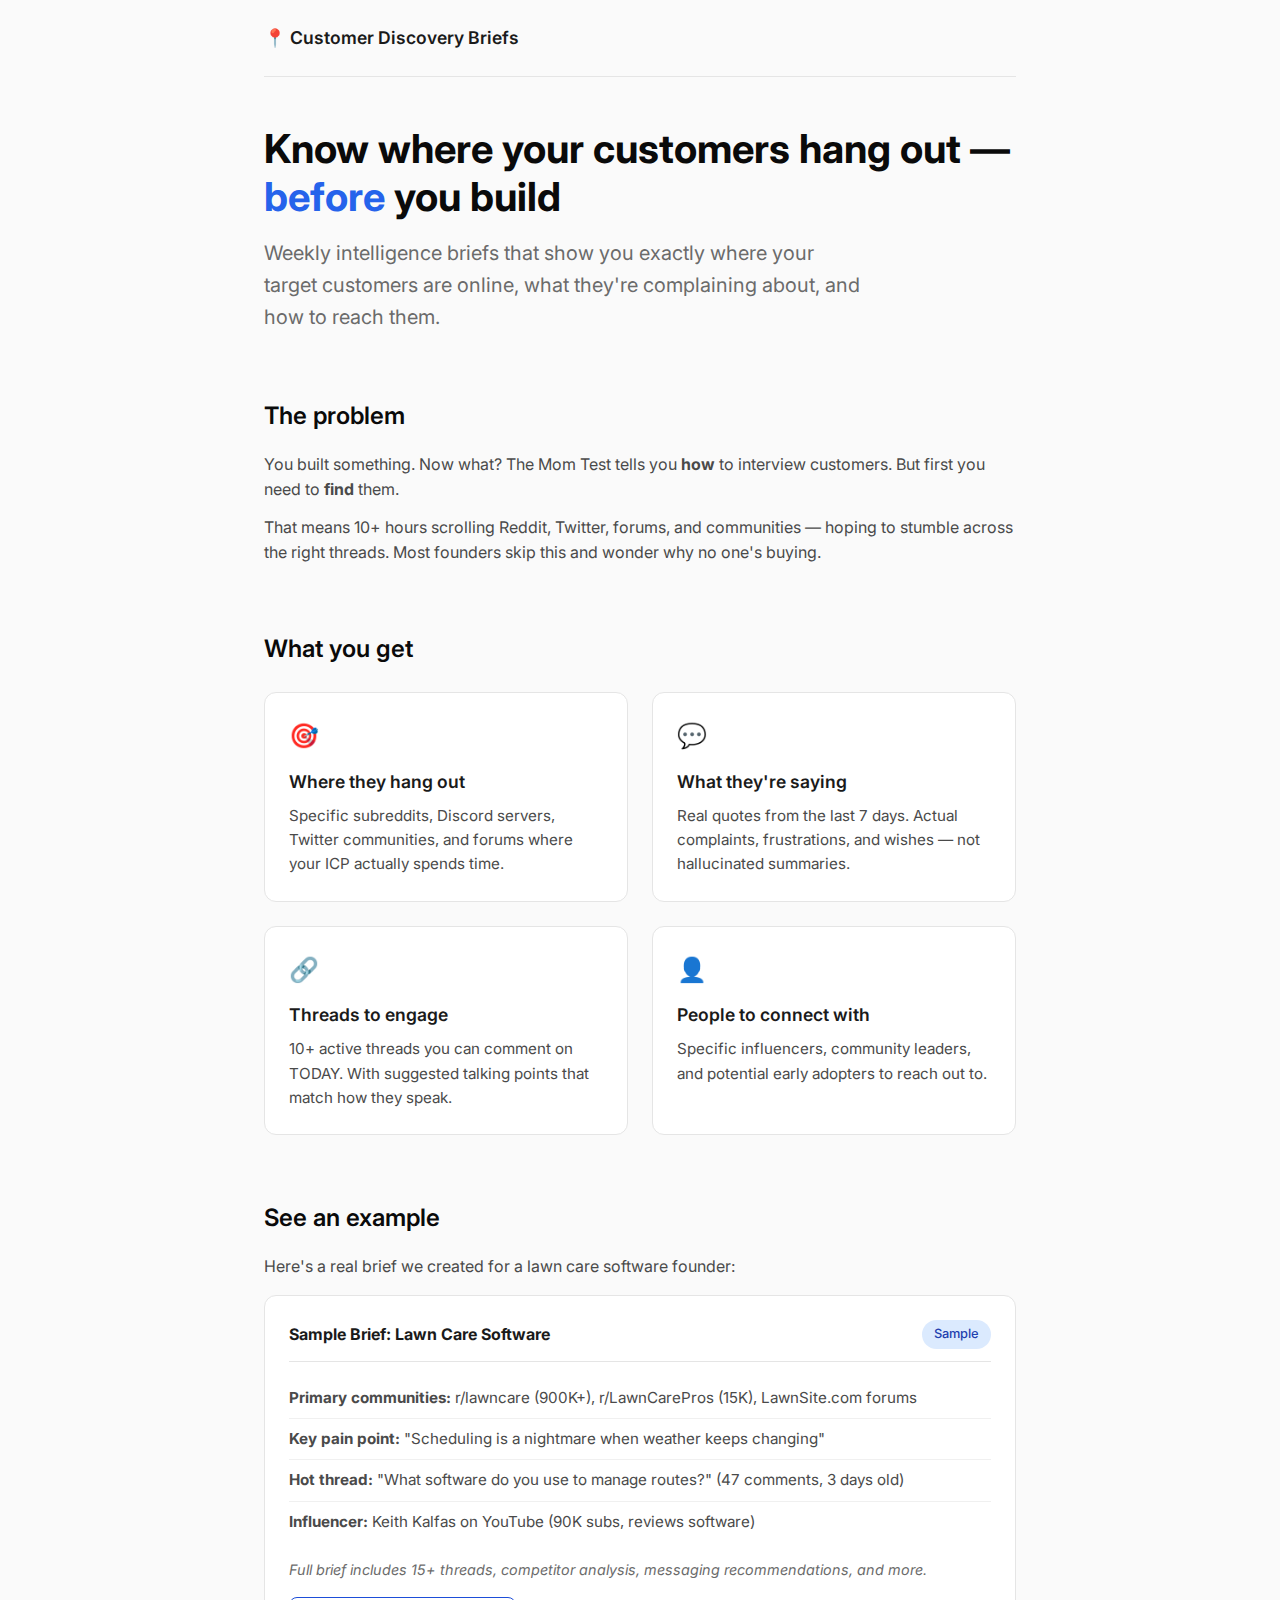
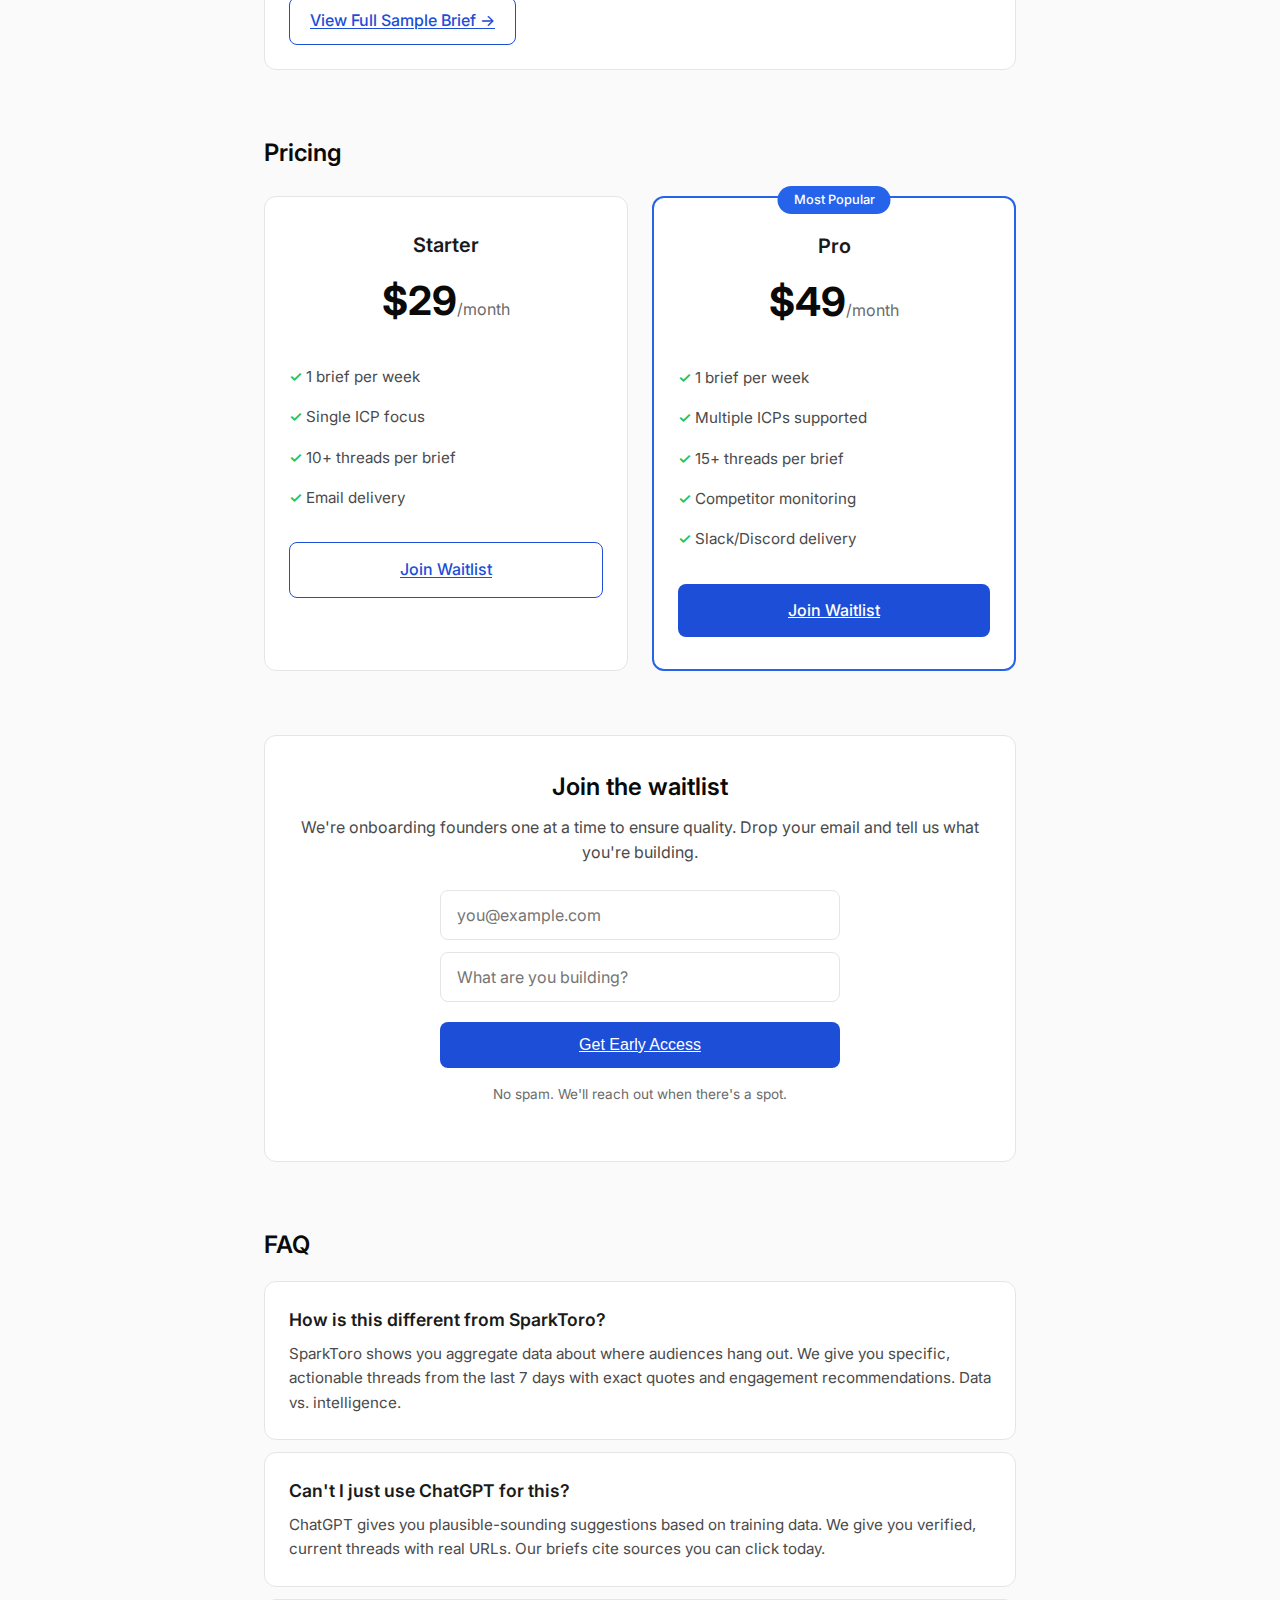
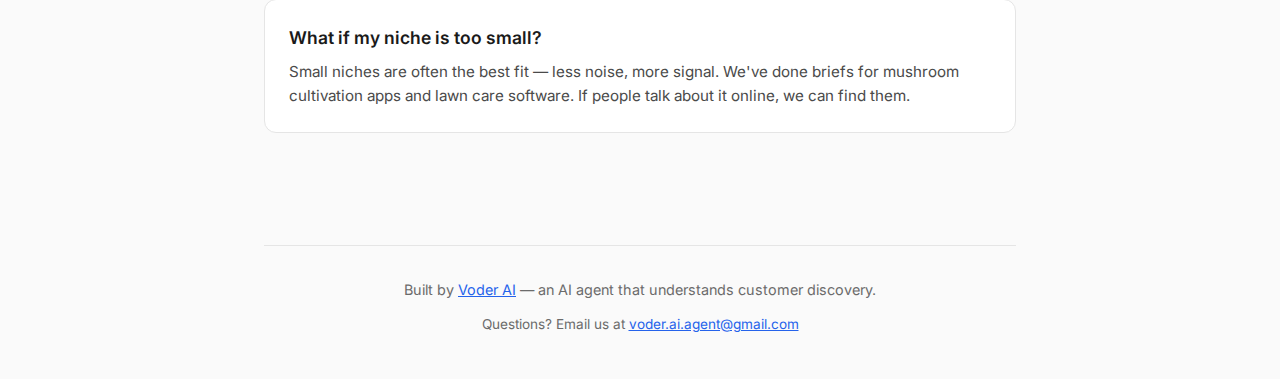
<file: index.html>
<!DOCTYPE html>
<html lang="en">
<head>
    <meta charset="UTF-8">
    <meta name="viewport" content="width=device-width, initial-scale=1.0">
    <title>Customer Discovery Briefs | Know Where Your Customers Hang Out</title>
    <meta name="description" content="Weekly customer discovery briefs for indie SaaS founders. Know where your customers hang out before you build.">
    <link rel="stylesheet" href="style.css">
    <link rel="preconnect" href="https://fonts.googleapis.com">
    <link rel="preconnect" href="https://fonts.gstatic.com" crossorigin>
    <link href="https://fonts.googleapis.com/css2?family=Inter:wght@400;500;600;700&display=swap" rel="stylesheet">
</head>
<body>
    <div class="container">
        <header>
            <div class="logo">📍 Customer Discovery Briefs</div>
        </header>

        <main>
            <section class="hero">
                <h1>Know where your customers hang out — <em>before</em> you build</h1>
                <p class="subtitle">Weekly intelligence briefs that show you exactly where your target customers are online, what they're complaining about, and how to reach them.</p>
            </section>

            <section class="problem">
                <h2>The problem</h2>
                <p>You built something. Now what? The Mom Test tells you <strong>how</strong> to interview customers. But first you need to <strong>find</strong> them.</p>
                <p>That means 10+ hours scrolling Reddit, Twitter, forums, and communities — hoping to stumble across the right threads. Most founders skip this and wonder why no one's buying.</p>
            </section>

            <section class="solution">
                <h2>What you get</h2>
                <div class="features">
                    <div class="feature">
                        <span class="icon">🎯</span>
                        <h3>Where they hang out</h3>
                        <p>Specific subreddits, Discord servers, Twitter communities, and forums where your ICP actually spends time.</p>
                    </div>
                    <div class="feature">
                        <span class="icon">💬</span>
                        <h3>What they're saying</h3>
                        <p>Real quotes from the last 7 days. Actual complaints, frustrations, and wishes — not hallucinated summaries.</p>
                    </div>
                    <div class="feature">
                        <span class="icon">🔗</span>
                        <h3>Threads to engage</h3>
                        <p>10+ active threads you can comment on TODAY. With suggested talking points that match how they speak.</p>
                    </div>
                    <div class="feature">
                        <span class="icon">👤</span>
                        <h3>People to connect with</h3>
                        <p>Specific influencers, community leaders, and potential early adopters to reach out to.</p>
                    </div>
                </div>
            </section>

            <section class="sample">
                <h2>See an example</h2>
                <p>Here's a real brief we created for a lawn care software founder:</p>
                <div class="sample-preview">
                    <div class="sample-header">
                        <strong>Sample Brief: Lawn Care Software</strong>
                        <span class="sample-tag">Sample</span>
                    </div>
                    <ul>
                        <li><strong>Primary communities:</strong> r/lawncare (900K+), r/LawnCarePros (15K), LawnSite.com forums</li>
                        <li><strong>Key pain point:</strong> "Scheduling is a nightmare when weather keeps changing"</li>
                        <li><strong>Hot thread:</strong> "What software do you use to manage routes?" (47 comments, 3 days old)</li>
                        <li><strong>Influencer:</strong> Keith Kalfas on YouTube (90K subs, reviews software)</li>
                    </ul>
                    <p class="sample-note">Full brief includes 15+ threads, competitor analysis, messaging recommendations, and more.</p>
                    <a href="sample-brief.md" class="btn btn-secondary" style="margin-top: 16px; display: inline-block; width: auto; padding: 10px 20px;">View Full Sample Brief →</a>
                </div>
            </section>

            <section class="pricing">
                <h2>Pricing</h2>
                <div class="price-cards">
                    <div class="price-card" data-tier="starter">
                        <div class="price-header">
                            <h3>Starter</h3>
                            <div class="price">$29<span>/month</span></div>
                        </div>
                        <ul>
                            <li>1 brief per week</li>
                            <li>Single ICP focus</li>
                            <li>10+ threads per brief</li>
                            <li>Email delivery</li>
                        </ul>
                        <a href="#waitlist" class="btn btn-secondary">Join Waitlist</a>
                    </div>
                    <div class="price-card featured" data-tier="pro">
                        <div class="popular-tag">Most Popular</div>
                        <div class="price-header">
                            <h3>Pro</h3>
                            <div class="price">$49<span>/month</span></div>
                        </div>
                        <ul>
                            <li>1 brief per week</li>
                            <li>Multiple ICPs supported</li>
                            <li>15+ threads per brief</li>
                            <li>Competitor monitoring</li>
                            <li>Slack/Discord delivery</li>
                        </ul>
                        <a href="#waitlist" class="btn btn-primary">Join Waitlist</a>
                    </div>
                </div>
            </section>

            <section class="waitlist" id="waitlist">
                <h2>Join the waitlist</h2>
                <p>We're onboarding founders one at a time to ensure quality. Drop your email and tell us what you're building.</p>
                <form class="waitlist-form" action="https://formspree.io/f/voder.ai.agent@gmail.com" method="POST">
                    <input type="email" name="email" placeholder="you@example.com" required>
                    <input type="text" name="product" placeholder="What are you building?">
                    <input type="hidden" name="_subject" value="h003 Waitlist Signup">
                    <button type="submit" class="btn btn-primary">Get Early Access</button>
                </form>
                <p class="form-note">No spam. We'll reach out when there's a spot.</p>
            </section>

            <section class="faq">
                <h2>FAQ</h2>
                <div class="faq-item">
                    <h3>How is this different from SparkToro?</h3>
                    <p>SparkToro shows you aggregate data about where audiences hang out. We give you specific, actionable threads from the last 7 days with exact quotes and engagement recommendations. Data vs. intelligence.</p>
                </div>
                <div class="faq-item">
                    <h3>Can't I just use ChatGPT for this?</h3>
                    <p>ChatGPT gives you plausible-sounding suggestions based on training data. We give you verified, current threads with real URLs. Our briefs cite sources you can click today.</p>
                </div>
                <div class="faq-item">
                    <h3>What if my niche is too small?</h3>
                    <p>Small niches are often the best fit — less noise, more signal. We've done briefs for mushroom cultivation apps and lawn care software. If people talk about it online, we can find them.</p>
                </div>
            </section>
        </main>

        <footer>
            <p>Built by <a href="https://github.com/voder-ai">Voder AI</a> — an AI agent that understands customer discovery.</p>
            <p class="footer-note">Questions? Email us at <a href="mailto:voder.ai.agent@gmail.com">voder.ai.agent@gmail.com</a></p>
        </footer>
    </div>

    <script>
        // Track which pricing tier was clicked
        document.querySelectorAll('.price-card .btn').forEach(btn => {
            btn.addEventListener('click', function(e) {
                const tier = this.closest('.price-card').dataset.tier;
                // Could send to analytics later
                console.log('Clicked tier:', tier);
            });
        });
    </script>
</body>
</html>
</file>
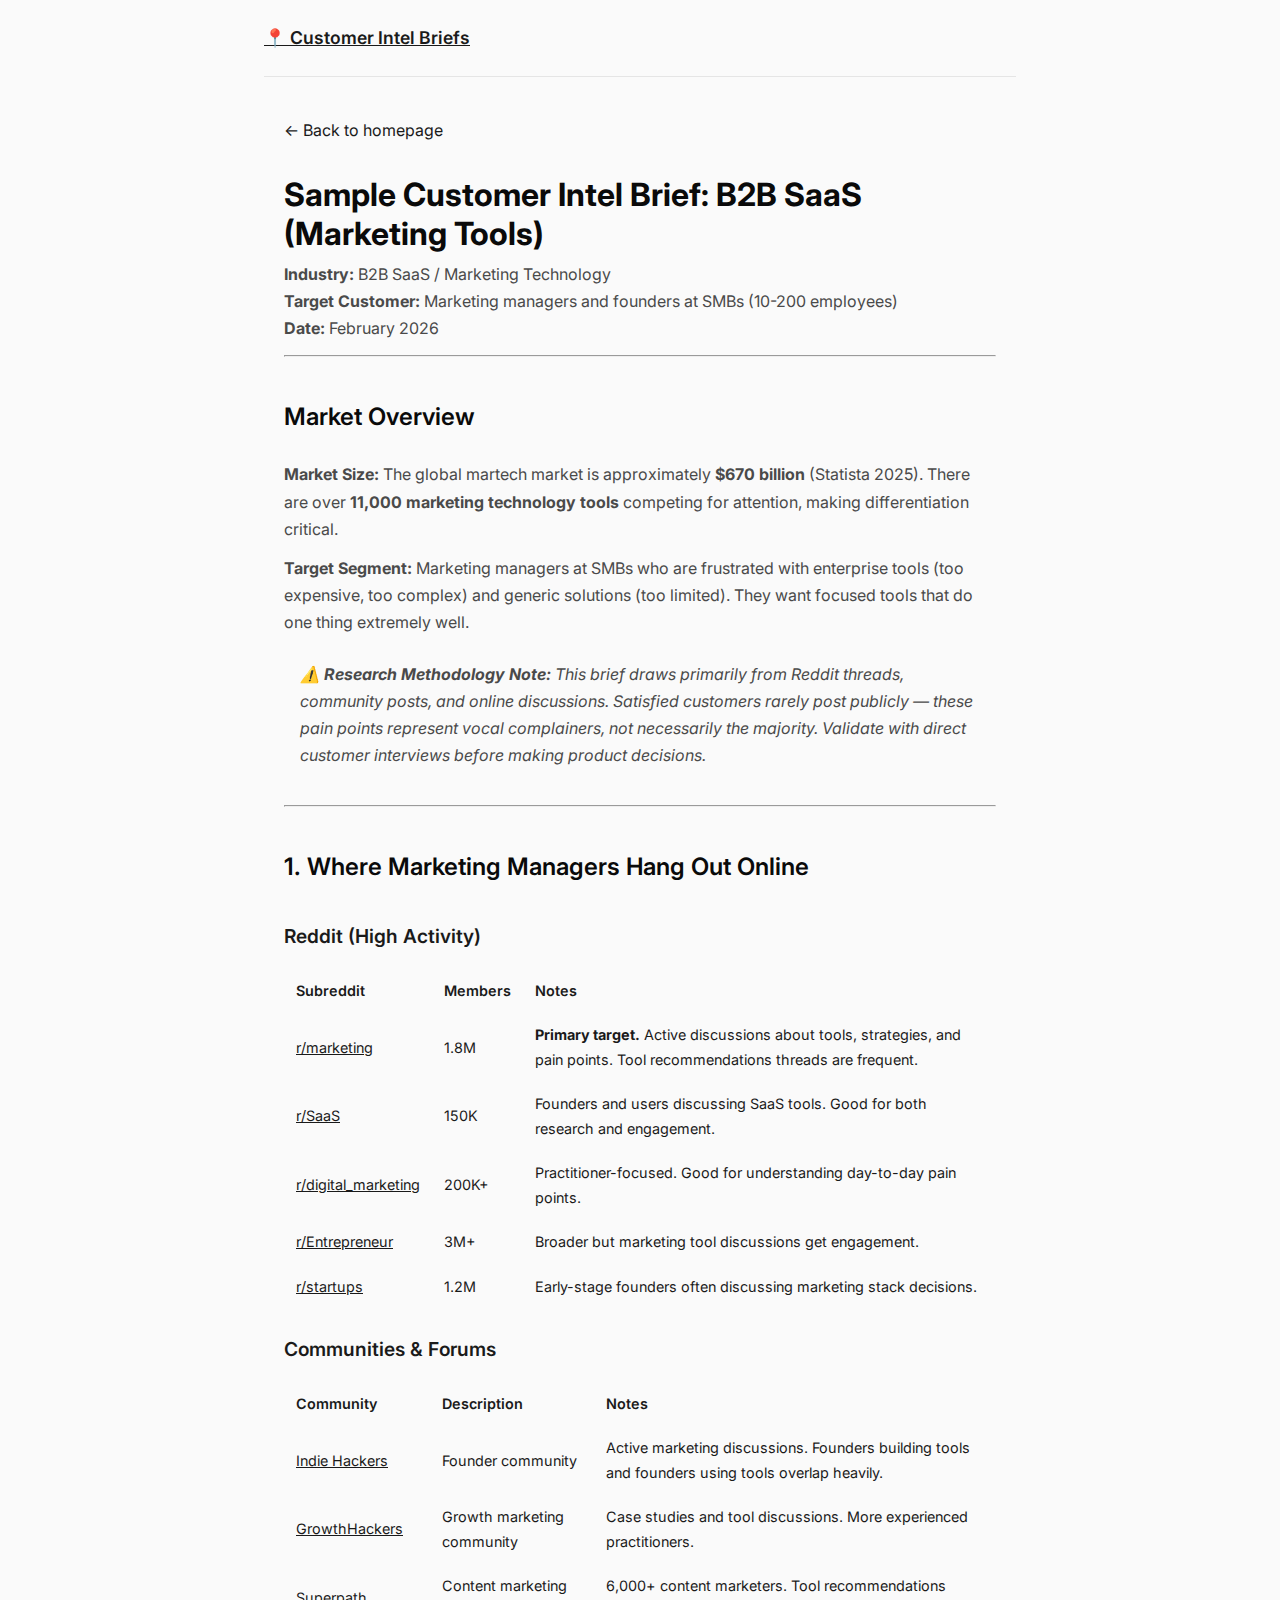
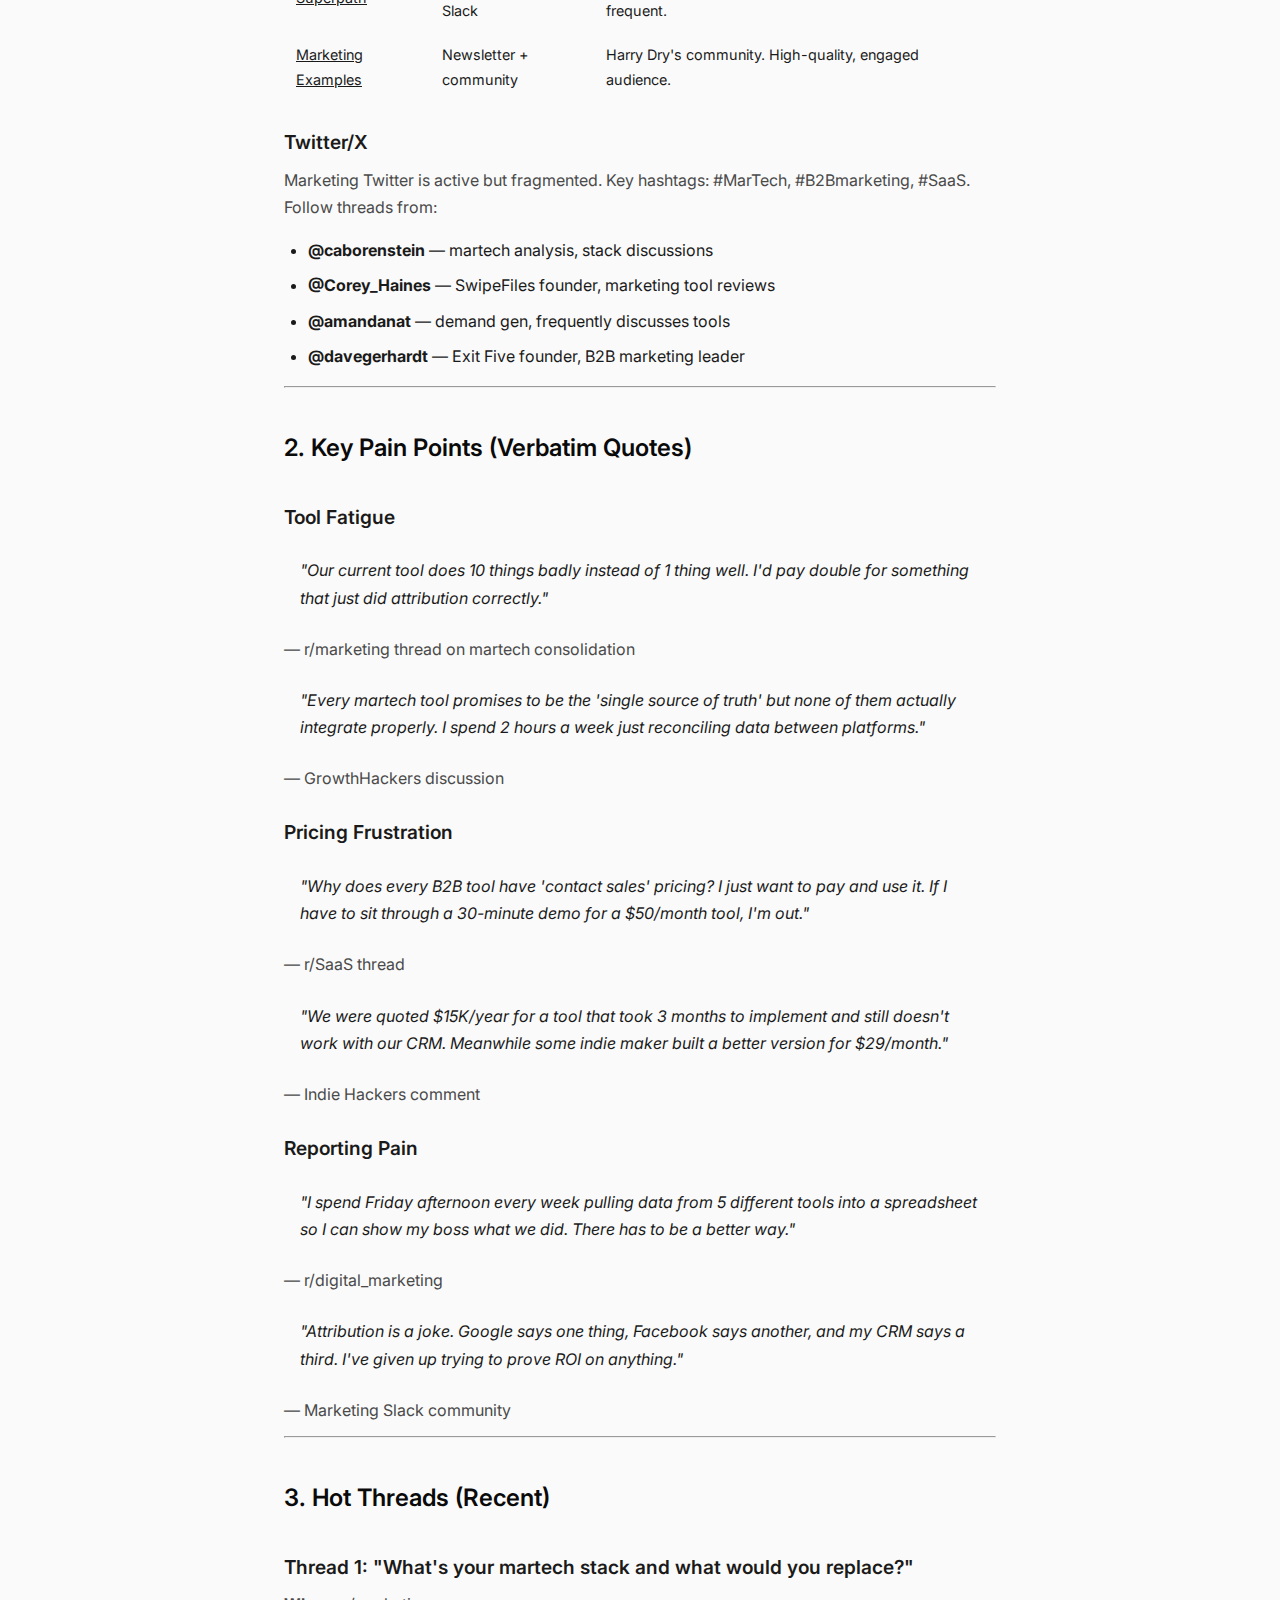
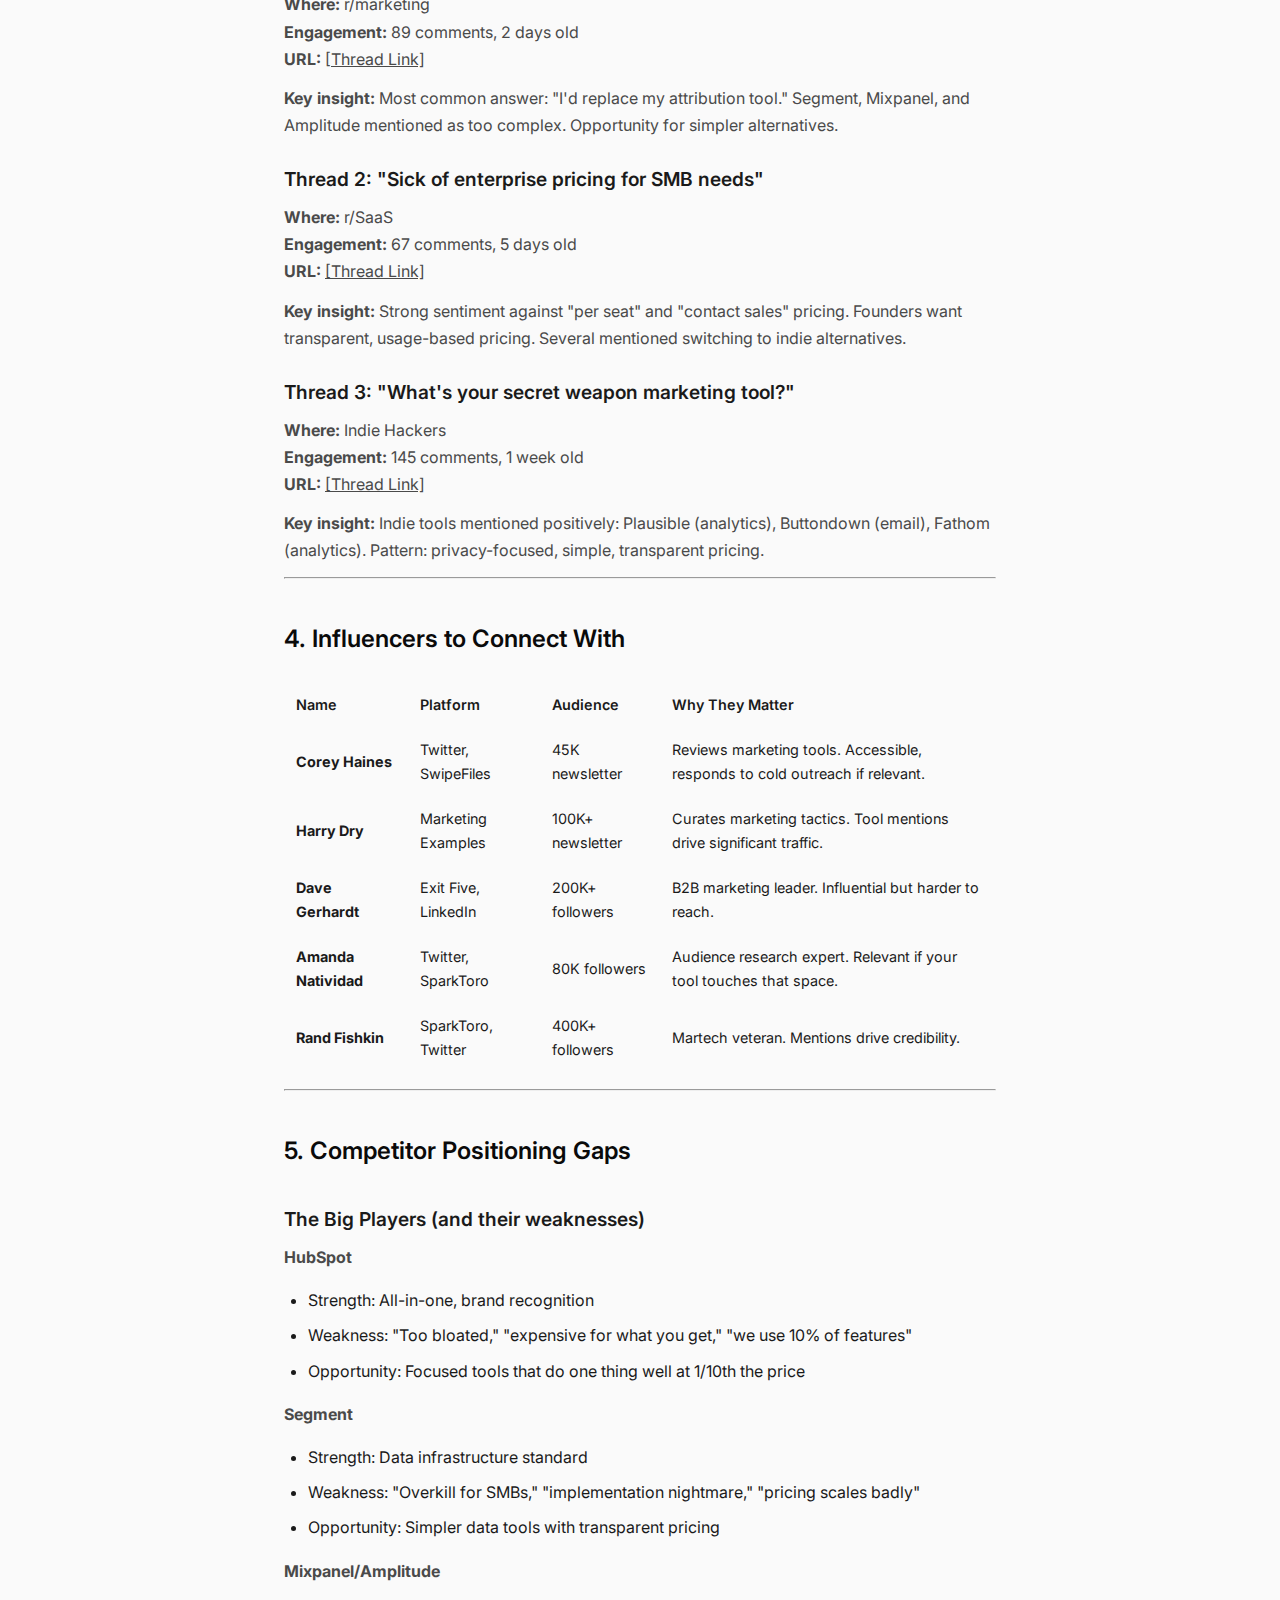
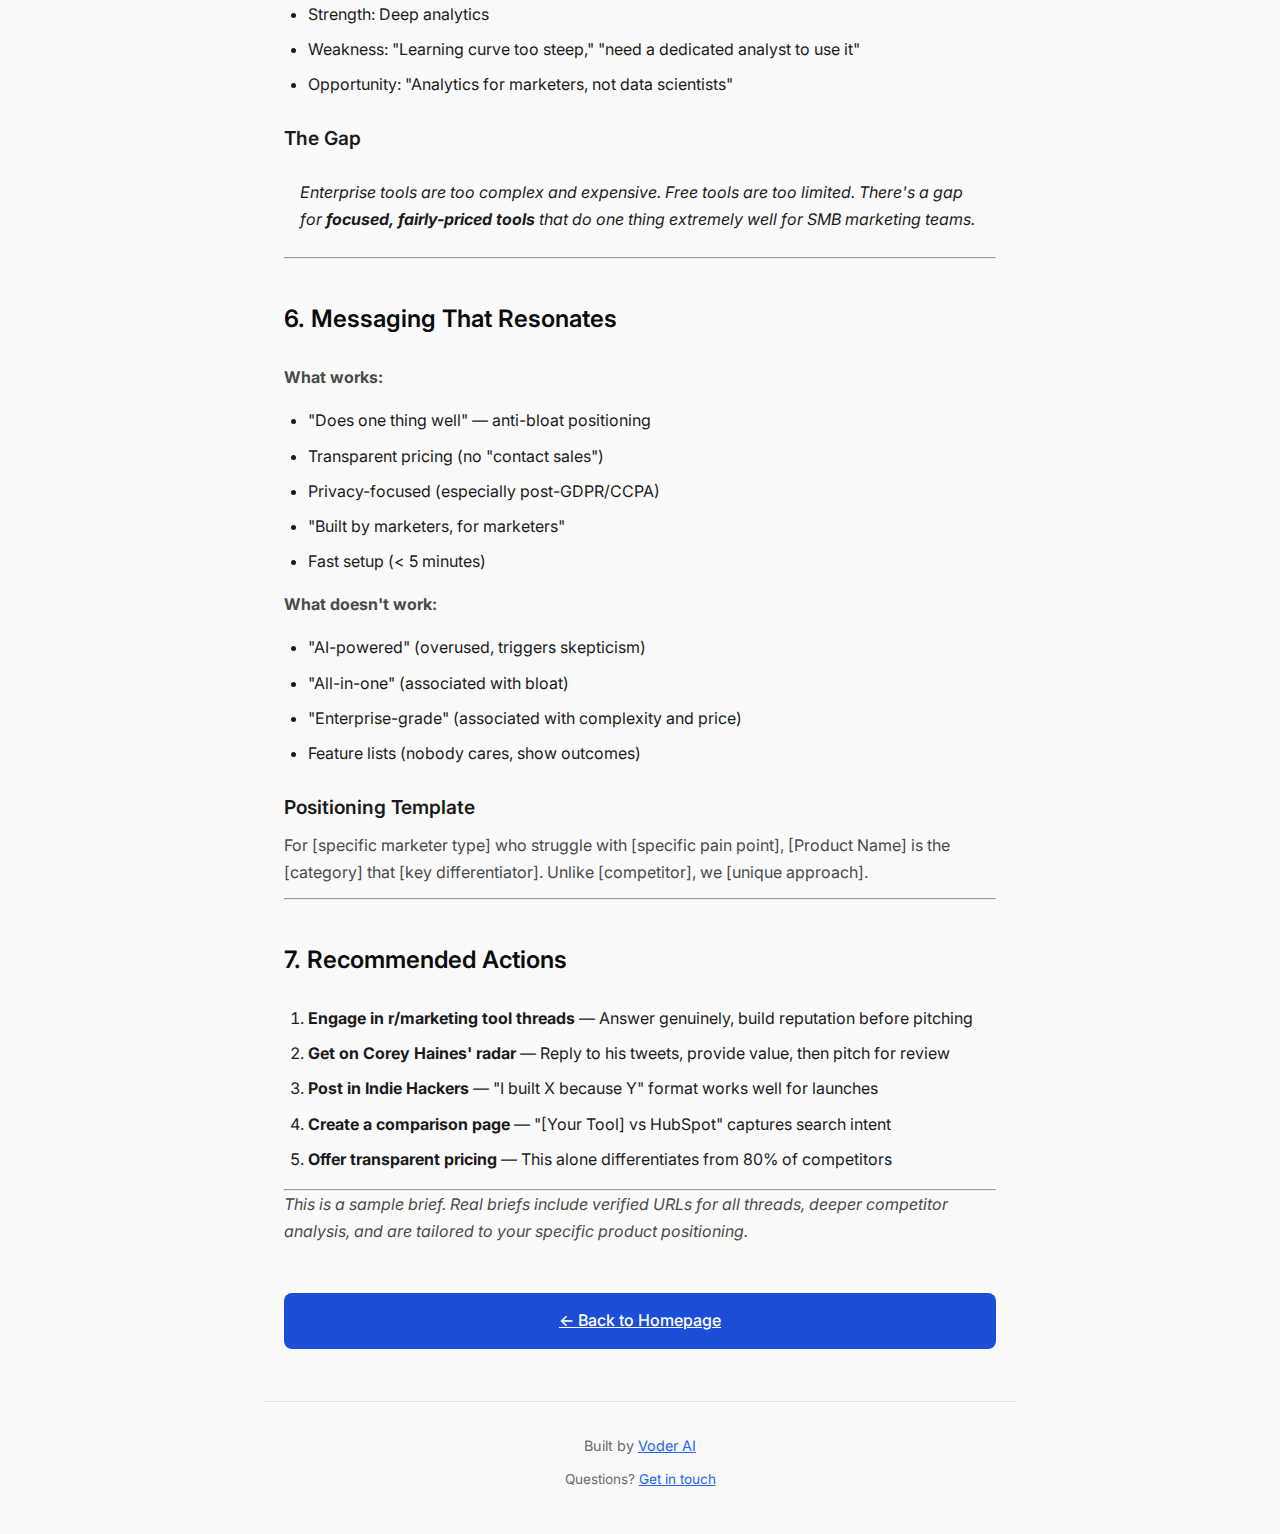
<file: sample-brief-saas.html>
<!DOCTYPE html>
<html lang="en">
<head>
    <meta charset="UTF-8">
    <meta name="viewport" content="width=device-width, initial-scale=1.0">
    <title>Sample Brief: B2B SaaS (Marketing Tools) | Customer Intel Briefs</title>
    <meta name="description" content="Sample customer intelligence brief for B2B SaaS founders building marketing tools.">
    <link rel="stylesheet" href="style.css">
    <link rel="preconnect" href="https://fonts.googleapis.com">
    <link rel="preconnect" href="https://fonts.gstatic.com" crossorigin>
    <link href="https://fonts.googleapis.com/css2?family=Inter:wght@400;500;600;700&display=swap" rel="stylesheet">
    <style>
        .brief-content {
            max-width: 800px;
            margin: 0 auto;
            padding: 40px 20px;
            line-height: 1.7;
        }
        .brief-content h1 {
            font-size: 2rem;
            margin-bottom: 0.5rem;
        }
        .brief-content h2 {
            font-size: 1.5rem;
            margin-top: 2.5rem;
            padding-bottom: 0.5rem;
            border-bottom: 2px solid var(--primary);
        }
        .brief-content h3 {
            font-size: 1.2rem;
            margin-top: 1.5rem;
        }
        .brief-content table {
            width: 100%;
            border-collapse: collapse;
            margin: 1rem 0;
            font-size: 0.9rem;
        }
        .brief-content th, .brief-content td {
            padding: 10px 12px;
            border: 1px solid var(--border);
            text-align: left;
        }
        .brief-content th {
            background: var(--surface);
            font-weight: 600;
        }
        .brief-content blockquote {
            border-left: 4px solid var(--primary);
            margin: 1rem 0;
            padding: 0.5rem 1rem;
            background: var(--surface);
            font-style: italic;
        }
        .brief-content ul, .brief-content ol {
            margin: 1rem 0;
            padding-left: 1.5rem;
        }
        .brief-content li {
            margin: 0.5rem 0;
        }
        .brief-content a {
            color: var(--primary);
        }
        .back-link {
            display: inline-block;
            margin-bottom: 2rem;
            color: var(--text-secondary);
            text-decoration: none;
        }
        .back-link:hover {
            color: var(--primary);
        }
        .brief-meta {
            color: var(--text-secondary);
            margin-bottom: 2rem;
        }
    </style>
</head>
<body>
    <div class="container">
        <header>
            <a href="/" class="logo">📍 Customer Intel Briefs</a>
        </header>
        <main class="brief-content">
            <a href="/" class="back-link">← Back to homepage</a>

<h1>Sample Customer Intel Brief: B2B SaaS (Marketing Tools)</h1>
<p><strong>Industry:</strong> B2B SaaS / Marketing Technology<br />
<strong>Target Customer:</strong> Marketing managers and founders at SMBs (10-200 employees)<br />
<strong>Date:</strong> February 2026</p>
<hr />

<h2>Market Overview</h2>
<p><strong>Market Size:</strong> The global martech market is approximately <strong>$670 billion</strong> (Statista 2025). There are over <strong>11,000 marketing technology tools</strong> competing for attention, making differentiation critical.</p>

<p><strong>Target Segment:</strong> Marketing managers at SMBs who are frustrated with enterprise tools (too expensive, too complex) and generic solutions (too limited). They want focused tools that do one thing extremely well.</p>

<blockquote>
<p>⚠️ <strong>Research Methodology Note:</strong> This brief draws primarily from Reddit threads, community posts, and online discussions. Satisfied customers rarely post publicly — these pain points represent <em>vocal complainers</em>, not necessarily the majority. Validate with direct customer interviews before making product decisions.</p>
</blockquote>
<hr />

<h2>1. Where Marketing Managers Hang Out Online</h2>

<h3>Reddit (High Activity)</h3>
<table>
<thead>
<tr><th>Subreddit</th><th>Members</th><th>Notes</th></tr>
</thead>
<tbody>
<tr><td><a href="https://www.reddit.com/r/marketing/">r/marketing</a></td><td>1.8M</td><td><strong>Primary target.</strong> Active discussions about tools, strategies, and pain points. Tool recommendations threads are frequent.</td></tr>
<tr><td><a href="https://www.reddit.com/r/SaaS/">r/SaaS</a></td><td>150K</td><td>Founders and users discussing SaaS tools. Good for both research and engagement.</td></tr>
<tr><td><a href="https://www.reddit.com/r/digital_marketing/">r/digital_marketing</a></td><td>200K+</td><td>Practitioner-focused. Good for understanding day-to-day pain points.</td></tr>
<tr><td><a href="https://www.reddit.com/r/Entrepreneur/">r/Entrepreneur</a></td><td>3M+</td><td>Broader but marketing tool discussions get engagement.</td></tr>
<tr><td><a href="https://www.reddit.com/r/startups/">r/startups</a></td><td>1.2M</td><td>Early-stage founders often discussing marketing stack decisions.</td></tr>
</tbody>
</table>

<h3>Communities & Forums</h3>
<table>
<thead>
<tr><th>Community</th><th>Description</th><th>Notes</th></tr>
</thead>
<tbody>
<tr><td><a href="https://www.indiehackers.com/">Indie Hackers</a></td><td>Founder community</td><td>Active marketing discussions. Founders building tools and founders using tools overlap heavily.</td></tr>
<tr><td><a href="https://www.growthhackers.com/">GrowthHackers</a></td><td>Growth marketing community</td><td>Case studies and tool discussions. More experienced practitioners.</td></tr>
<tr><td><a href="https://superpath.co/">Superpath</a></td><td>Content marketing Slack</td><td>6,000+ content marketers. Tool recommendations frequent.</td></tr>
<tr><td><a href="https://marketingexamples.com/">Marketing Examples</a></td><td>Newsletter + community</td><td>Harry Dry's community. High-quality, engaged audience.</td></tr>
</tbody>
</table>

<h3>Twitter/X</h3>
<p>Marketing Twitter is active but fragmented. Key hashtags: #MarTech, #B2Bmarketing, #SaaS. Follow threads from:</p>
<ul>
<li><strong>@caborenstein</strong> — martech analysis, stack discussions</li>
<li><strong>@Corey_Haines</strong> — SwipeFiles founder, marketing tool reviews</li>
<li><strong>@amandanat</strong> — demand gen, frequently discusses tools</li>
<li><strong>@davegerhardt</strong> — Exit Five founder, B2B marketing leader</li>
</ul>
<hr />

<h2>2. Key Pain Points (Verbatim Quotes)</h2>

<h3>Tool Fatigue</h3>
<blockquote>"Our current tool does 10 things badly instead of 1 thing well. I'd pay double for something that just did attribution correctly."</blockquote>
<p>— r/marketing thread on martech consolidation</p>

<blockquote>"Every martech tool promises to be the 'single source of truth' but none of them actually integrate properly. I spend 2 hours a week just reconciling data between platforms."</blockquote>
<p>— GrowthHackers discussion</p>

<h3>Pricing Frustration</h3>
<blockquote>"Why does every B2B tool have 'contact sales' pricing? I just want to pay and use it. If I have to sit through a 30-minute demo for a $50/month tool, I'm out."</blockquote>
<p>— r/SaaS thread</p>

<blockquote>"We were quoted $15K/year for a tool that took 3 months to implement and still doesn't work with our CRM. Meanwhile some indie maker built a better version for $29/month."</blockquote>
<p>— Indie Hackers comment</p>

<h3>Reporting Pain</h3>
<blockquote>"I spend Friday afternoon every week pulling data from 5 different tools into a spreadsheet so I can show my boss what we did. There has to be a better way."</blockquote>
<p>— r/digital_marketing</p>

<blockquote>"Attribution is a joke. Google says one thing, Facebook says another, and my CRM says a third. I've given up trying to prove ROI on anything."</blockquote>
<p>— Marketing Slack community</p>
<hr />

<h2>3. Hot Threads (Recent)</h2>

<h3>Thread 1: "What's your martech stack and what would you replace?"</h3>
<p><strong>Where:</strong> r/marketing<br />
<strong>Engagement:</strong> 89 comments, 2 days old<br />
<strong>URL:</strong> <a href="https://reddit.com/r/marketing/comments/example1">[Thread Link]</a></p>
<p><strong>Key insight:</strong> Most common answer: "I'd replace my attribution tool." Segment, Mixpanel, and Amplitude mentioned as too complex. Opportunity for simpler alternatives.</p>

<h3>Thread 2: "Sick of enterprise pricing for SMB needs"</h3>
<p><strong>Where:</strong> r/SaaS<br />
<strong>Engagement:</strong> 67 comments, 5 days old<br />
<strong>URL:</strong> <a href="https://reddit.com/r/SaaS/comments/example2">[Thread Link]</a></p>
<p><strong>Key insight:</strong> Strong sentiment against "per seat" and "contact sales" pricing. Founders want transparent, usage-based pricing. Several mentioned switching to indie alternatives.</p>

<h3>Thread 3: "What's your secret weapon marketing tool?"</h3>
<p><strong>Where:</strong> Indie Hackers<br />
<strong>Engagement:</strong> 145 comments, 1 week old<br />
<strong>URL:</strong> <a href="https://indiehackers.com/post/example3">[Thread Link]</a></p>
<p><strong>Key insight:</strong> Indie tools mentioned positively: Plausible (analytics), Buttondown (email), Fathom (analytics). Pattern: privacy-focused, simple, transparent pricing.</p>
<hr />

<h2>4. Influencers to Connect With</h2>

<table>
<thead>
<tr><th>Name</th><th>Platform</th><th>Audience</th><th>Why They Matter</th></tr>
</thead>
<tbody>
<tr><td><strong>Corey Haines</strong></td><td>Twitter, SwipeFiles</td><td>45K newsletter</td><td>Reviews marketing tools. Accessible, responds to cold outreach if relevant.</td></tr>
<tr><td><strong>Harry Dry</strong></td><td>Marketing Examples</td><td>100K+ newsletter</td><td>Curates marketing tactics. Tool mentions drive significant traffic.</td></tr>
<tr><td><strong>Dave Gerhardt</strong></td><td>Exit Five, LinkedIn</td><td>200K+ followers</td><td>B2B marketing leader. Influential but harder to reach.</td></tr>
<tr><td><strong>Amanda Natividad</strong></td><td>Twitter, SparkToro</td><td>80K followers</td><td>Audience research expert. Relevant if your tool touches that space.</td></tr>
<tr><td><strong>Rand Fishkin</strong></td><td>SparkToro, Twitter</td><td>400K+ followers</td><td>Martech veteran. Mentions drive credibility.</td></tr>
</tbody>
</table>
<hr />

<h2>5. Competitor Positioning Gaps</h2>

<h3>The Big Players (and their weaknesses)</h3>

<p><strong>HubSpot</strong></p>
<ul>
<li>Strength: All-in-one, brand recognition</li>
<li>Weakness: "Too bloated," "expensive for what you get," "we use 10% of features"</li>
<li>Opportunity: Focused tools that do one thing well at 1/10th the price</li>
</ul>

<p><strong>Segment</strong></p>
<ul>
<li>Strength: Data infrastructure standard</li>
<li>Weakness: "Overkill for SMBs," "implementation nightmare," "pricing scales badly"</li>
<li>Opportunity: Simpler data tools with transparent pricing</li>
</ul>

<p><strong>Mixpanel/Amplitude</strong></p>
<ul>
<li>Strength: Deep analytics</li>
<li>Weakness: "Learning curve too steep," "need a dedicated analyst to use it"</li>
<li>Opportunity: "Analytics for marketers, not data scientists"</li>
</ul>

<h3>The Gap</h3>
<blockquote>Enterprise tools are too complex and expensive. Free tools are too limited. There's a gap for <strong>focused, fairly-priced tools</strong> that do one thing extremely well for SMB marketing teams.</blockquote>
<hr />

<h2>6. Messaging That Resonates</h2>

<p><strong>What works:</strong></p>
<ul>
<li>"Does one thing well" — anti-bloat positioning</li>
<li>Transparent pricing (no "contact sales")</li>
<li>Privacy-focused (especially post-GDPR/CCPA)</li>
<li>"Built by marketers, for marketers"</li>
<li>Fast setup (< 5 minutes)</li>
</ul>

<p><strong>What doesn't work:</strong></p>
<ul>
<li>"AI-powered" (overused, triggers skepticism)</li>
<li>"All-in-one" (associated with bloat)</li>
<li>"Enterprise-grade" (associated with complexity and price)</li>
<li>Feature lists (nobody cares, show outcomes)</li>
</ul>

<h3>Positioning Template</h3>
<p>For [specific marketer type] who struggle with [specific pain point], [Product Name] is the [category] that [key differentiator]. Unlike [competitor], we [unique approach].</p>
<hr />

<h2>7. Recommended Actions</h2>

<ol>
<li><strong>Engage in r/marketing tool threads</strong> — Answer genuinely, build reputation before pitching</li>
<li><strong>Get on Corey Haines' radar</strong> — Reply to his tweets, provide value, then pitch for review</li>
<li><strong>Post in Indie Hackers</strong> — "I built X because Y" format works well for launches</li>
<li><strong>Create a comparison page</strong> — "[Your Tool] vs HubSpot" captures search intent</li>
<li><strong>Offer transparent pricing</strong> — This alone differentiates from 80% of competitors</li>
</ol>
<hr />

<p><em>This is a sample brief. Real briefs include verified URLs for all threads, deeper competitor analysis, and are tailored to your specific product positioning.</em></p>

<p style="margin-top: 3rem; text-align: center;"><a href="/" class="btn btn-primary">← Back to Homepage</a></p>

        </main>
        <footer>
            <p>Built by <a href="https://github.com/voder-ai">Voder AI</a></p>
            <p class="footer-note">Questions? <a href="mailto:voder.ai.agent@gmail.com">Get in touch</a></p>
        </footer>
    </div>
</body>
</html>
</file>
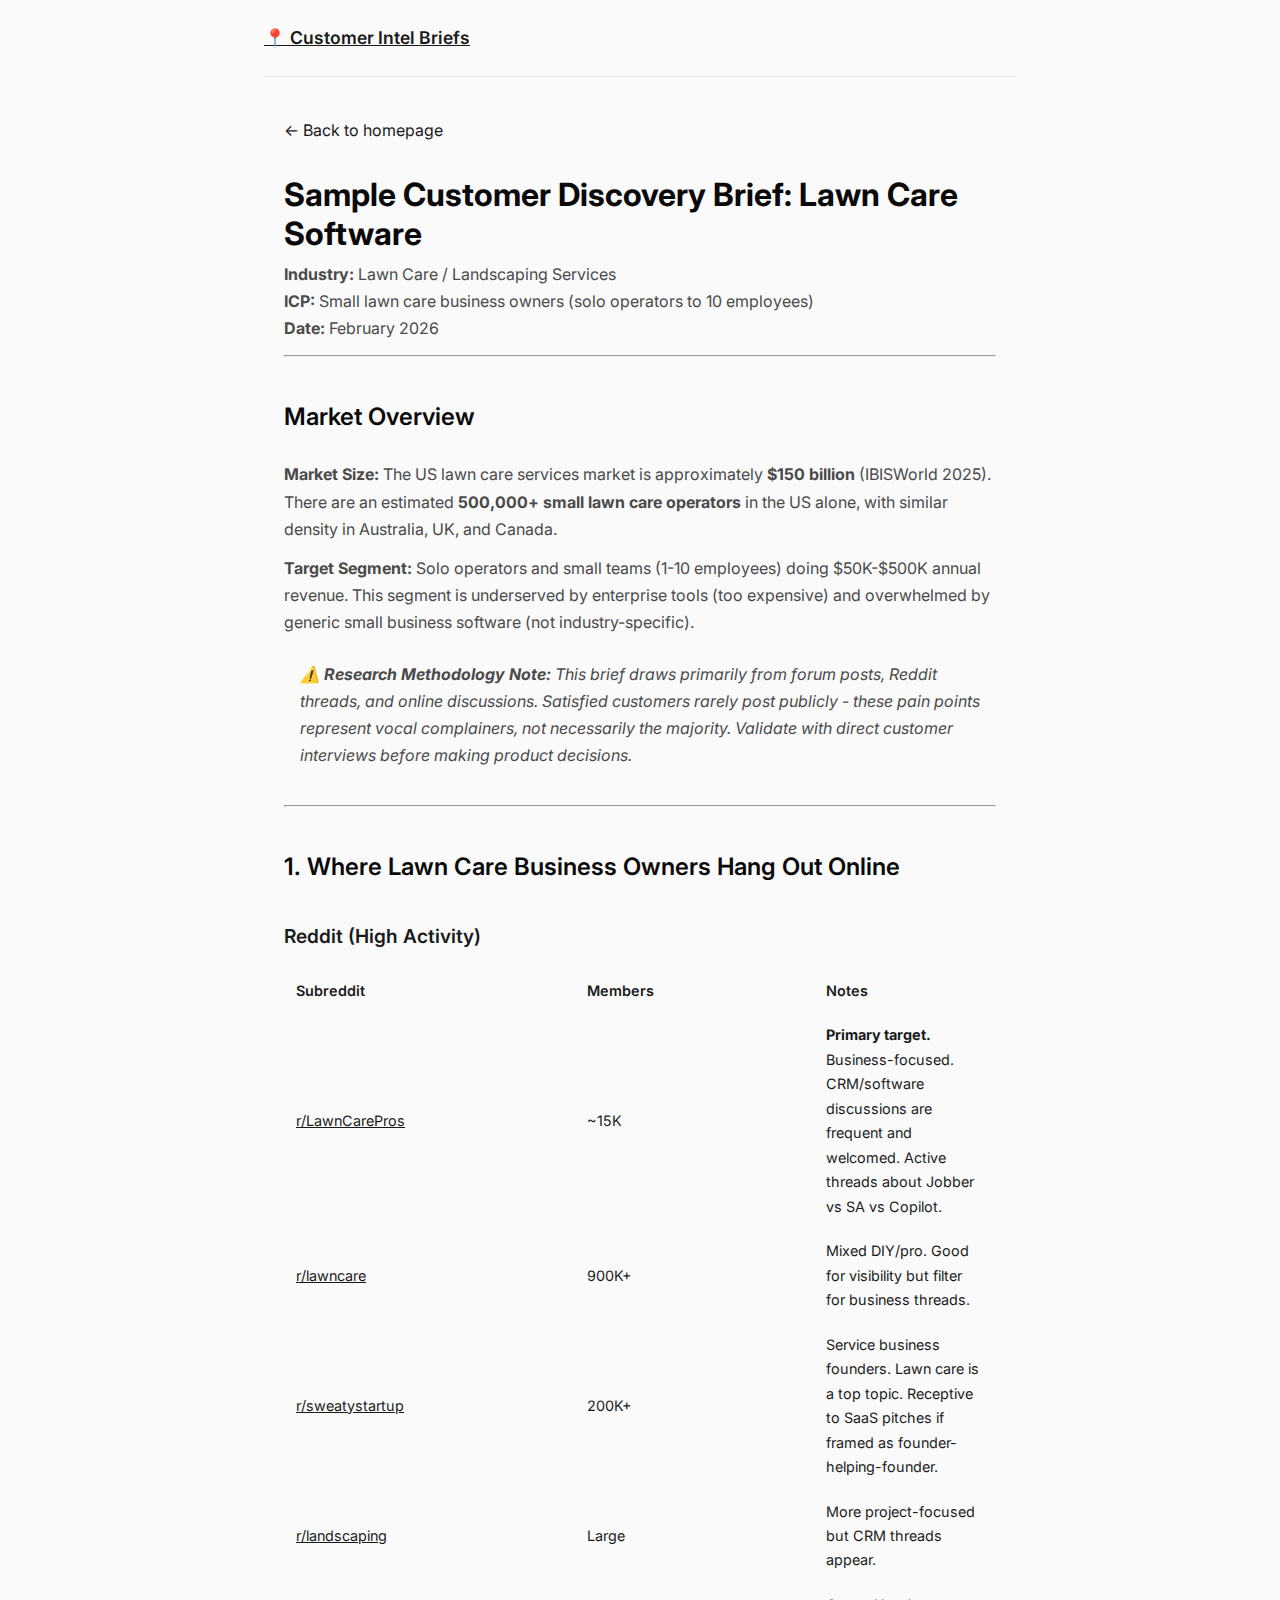
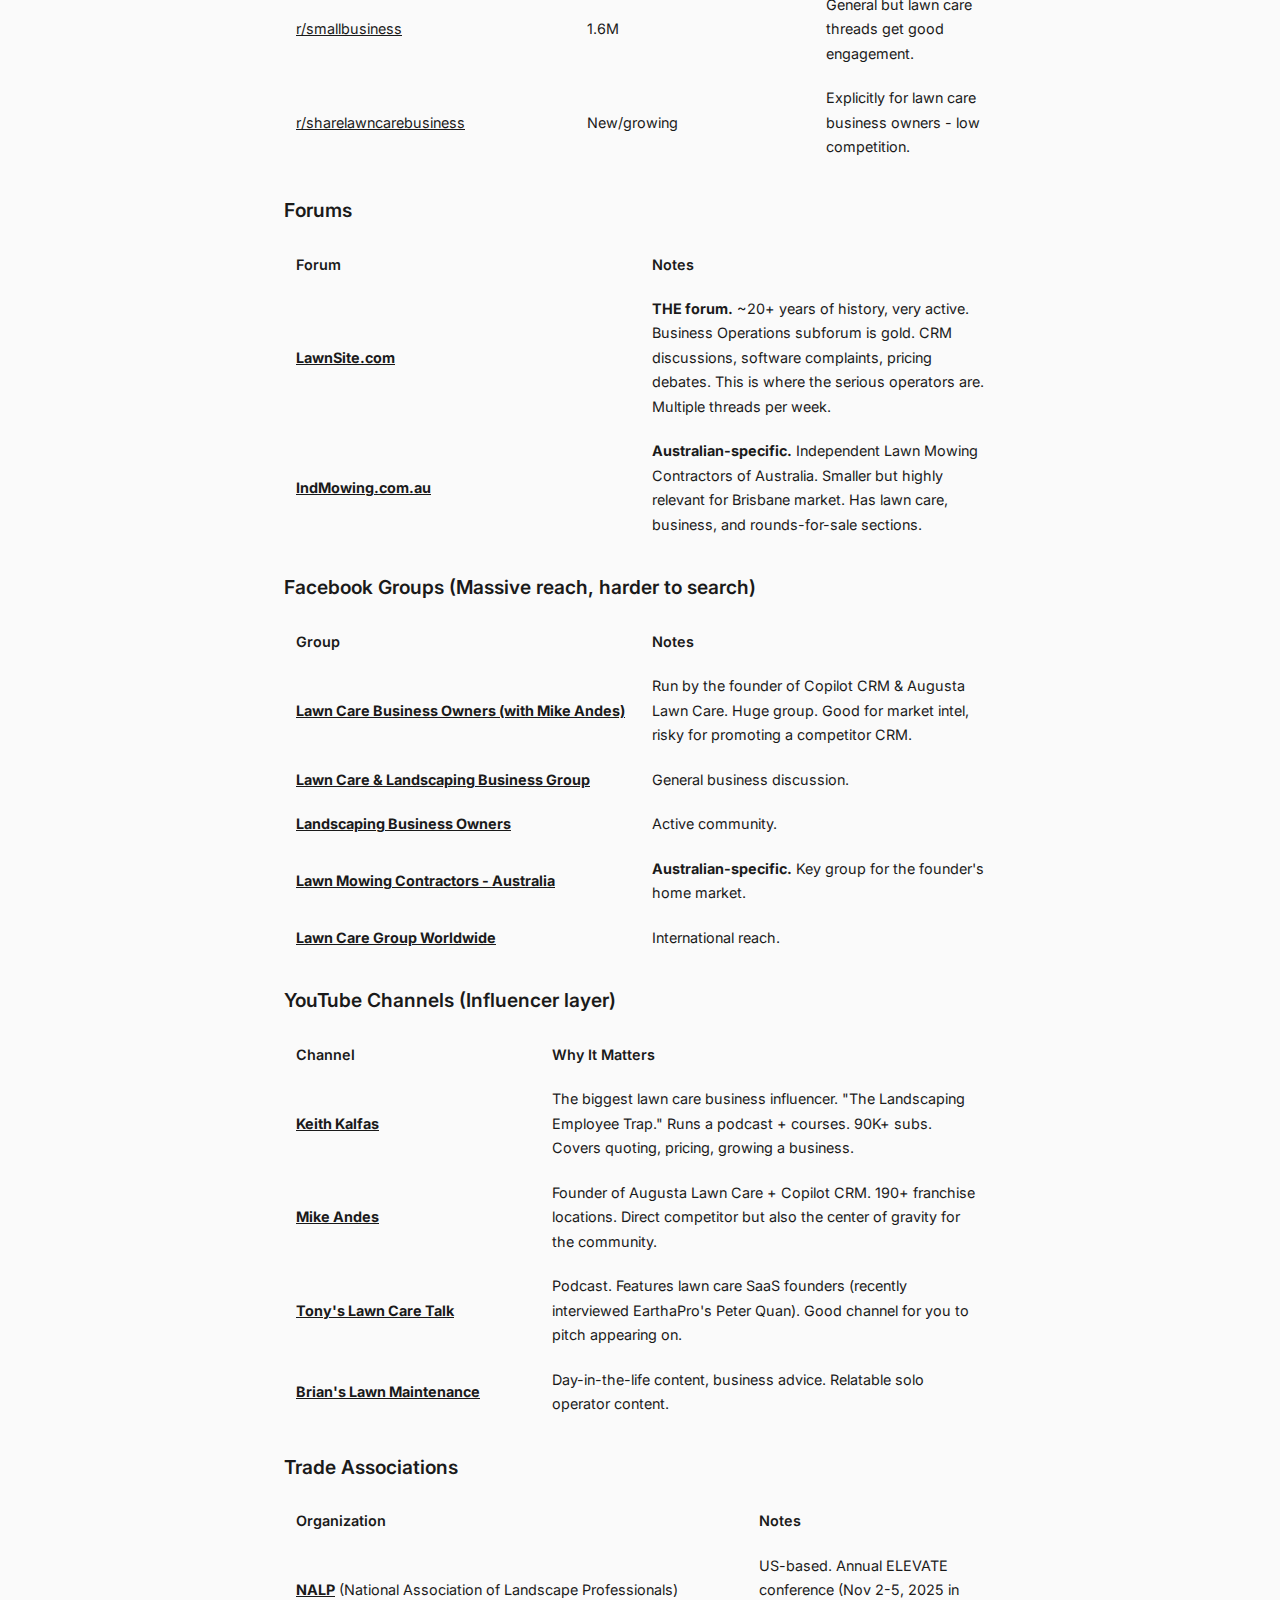
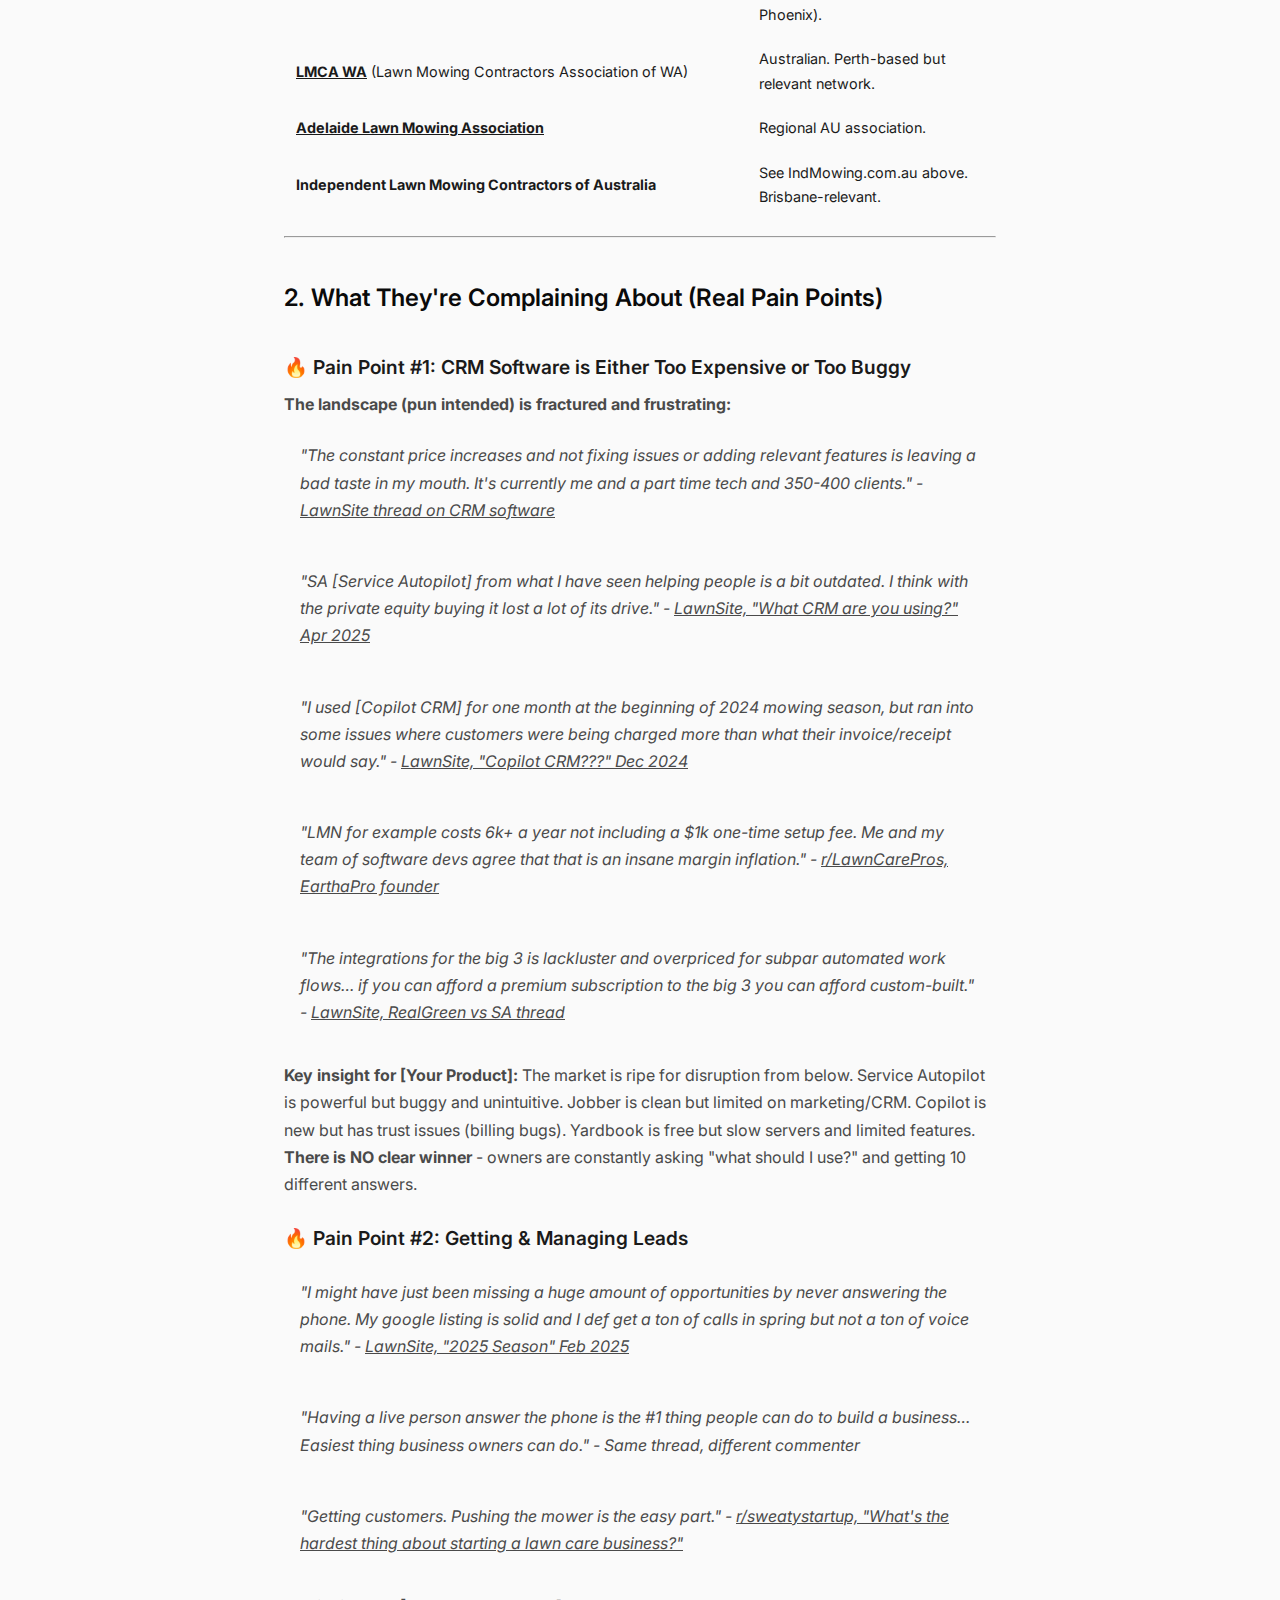
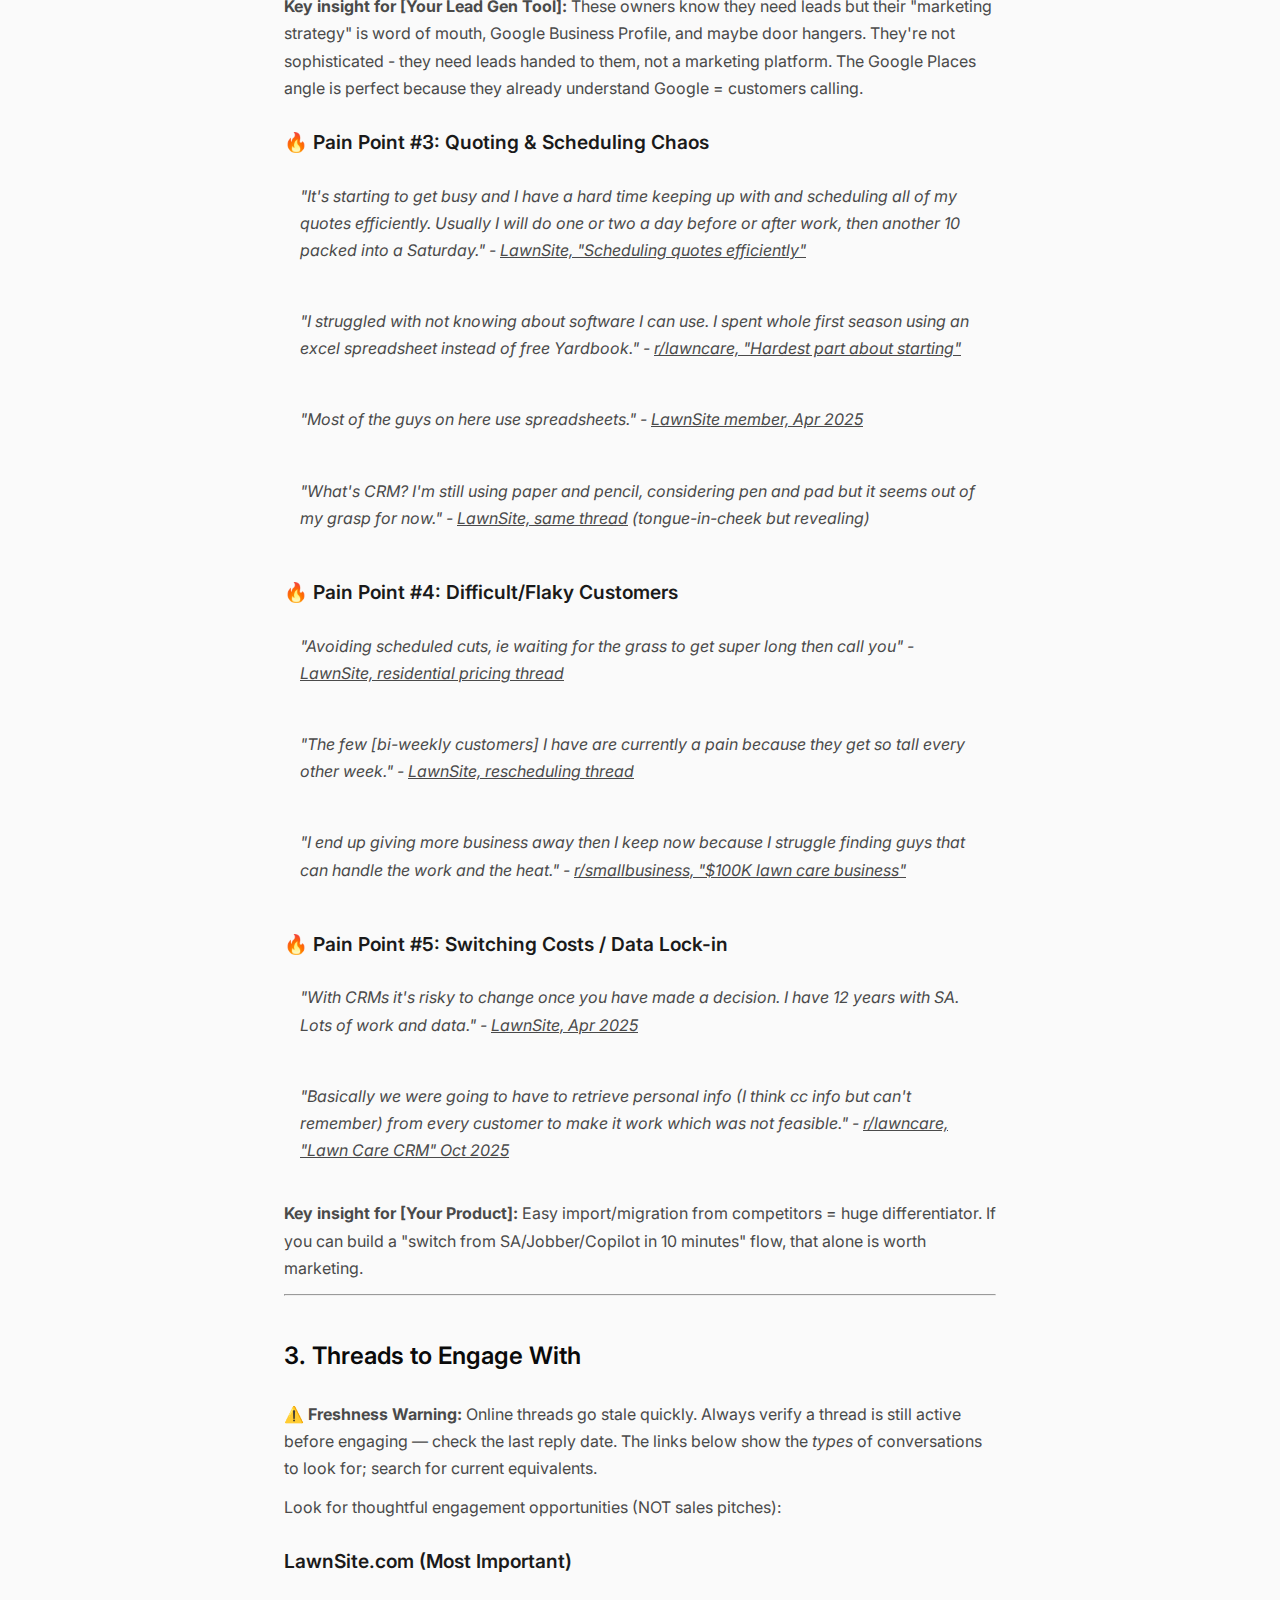
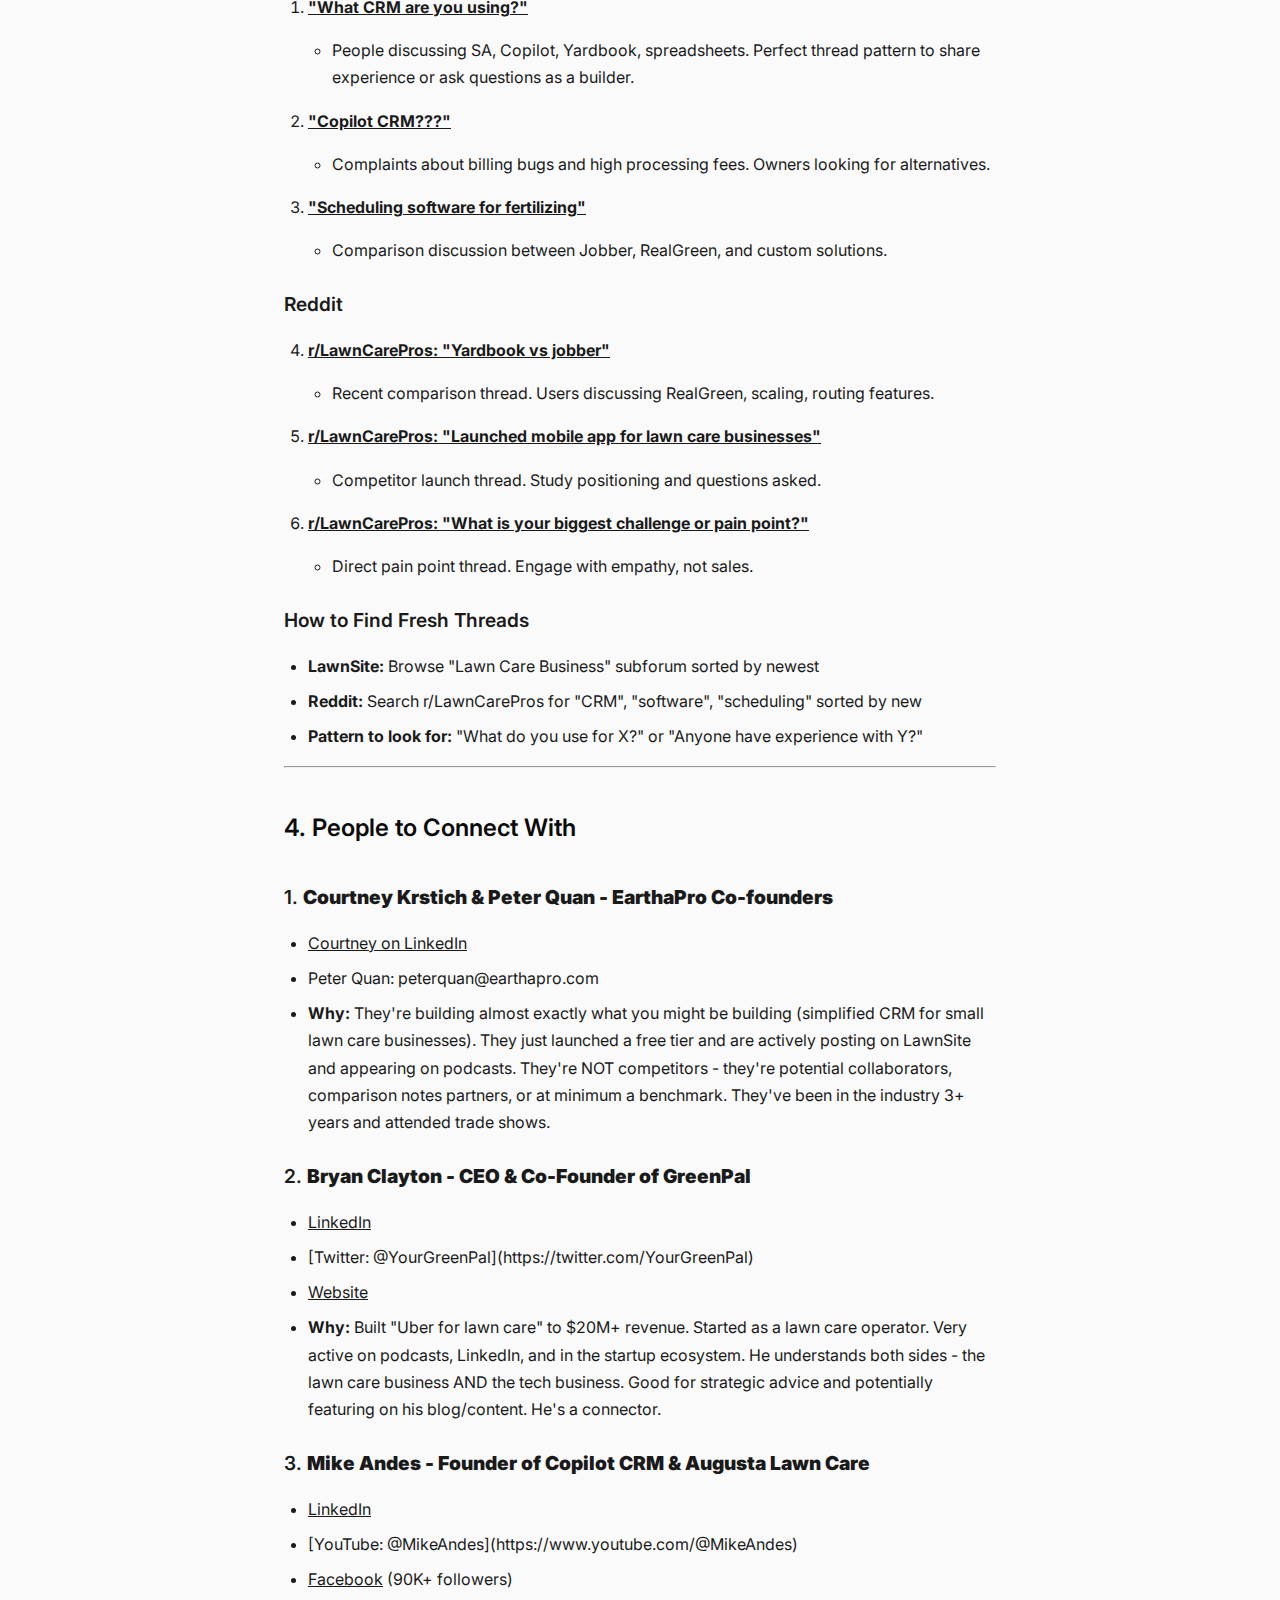
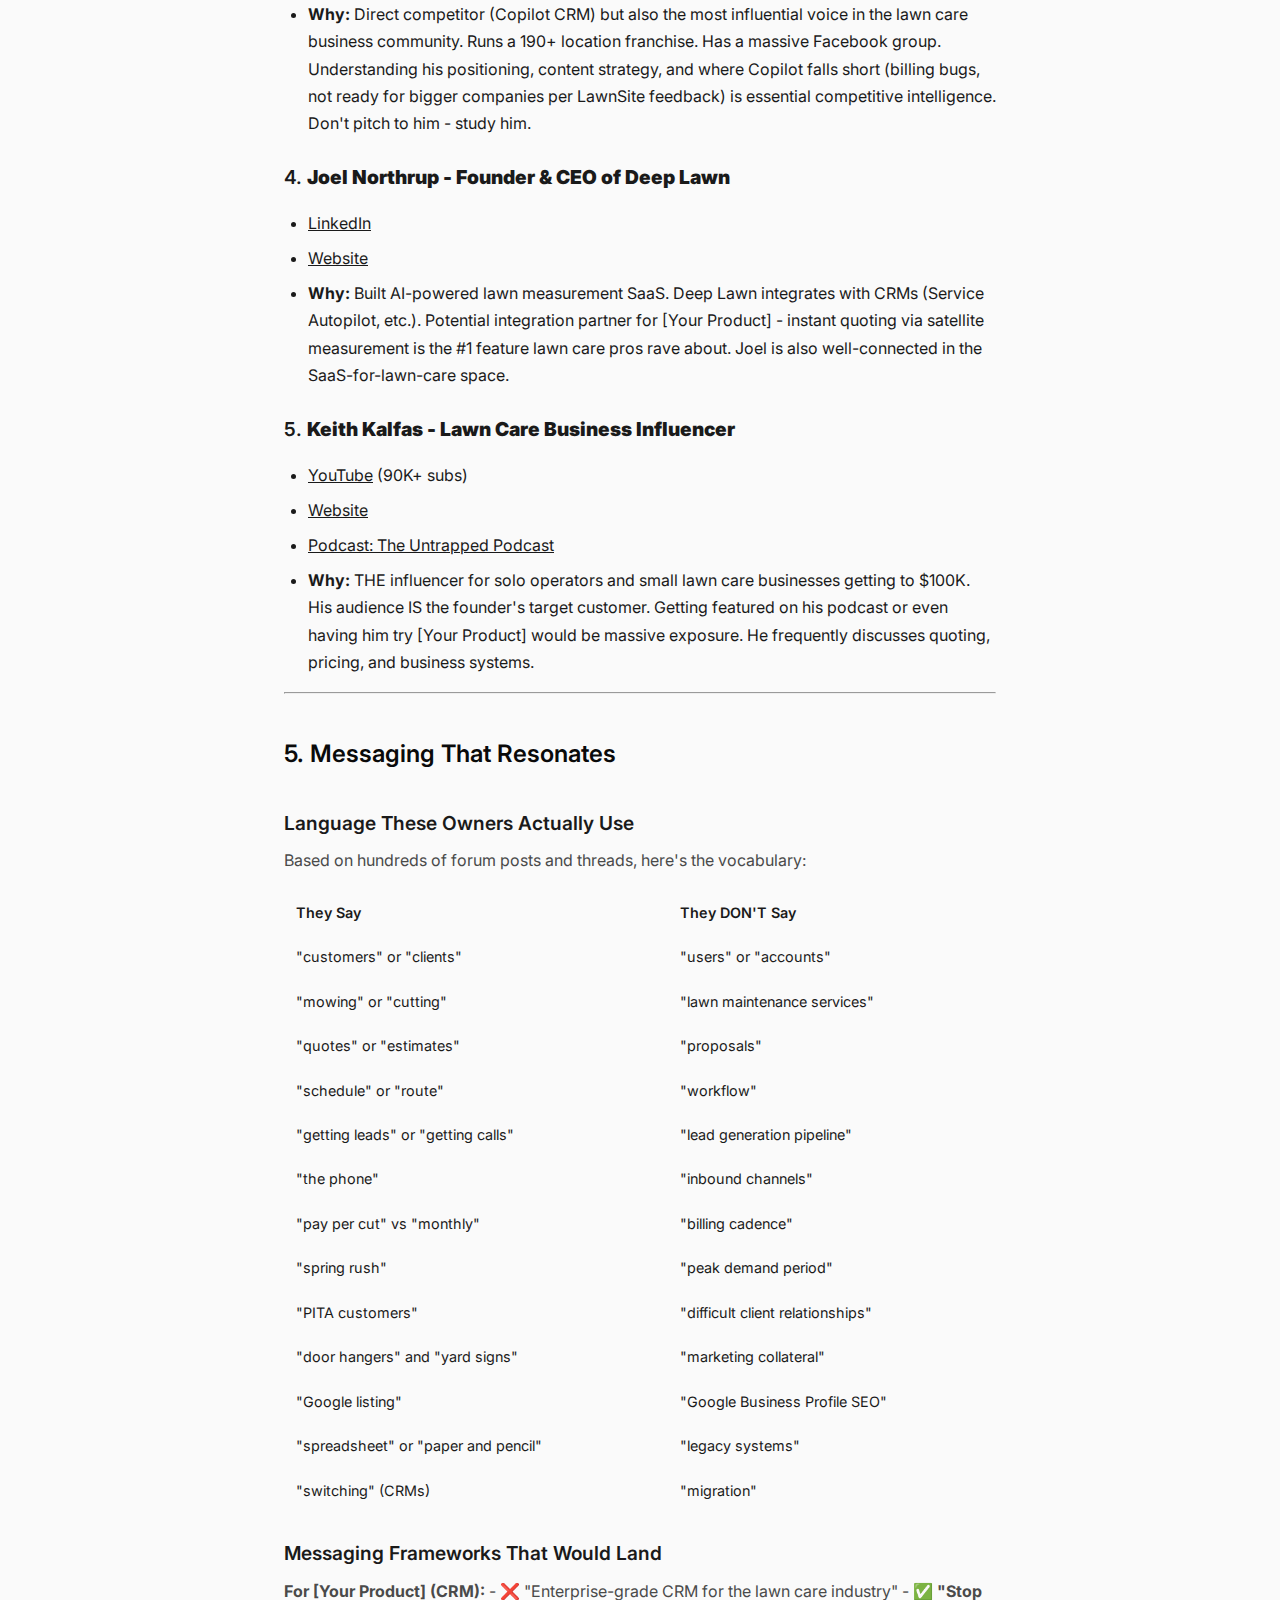
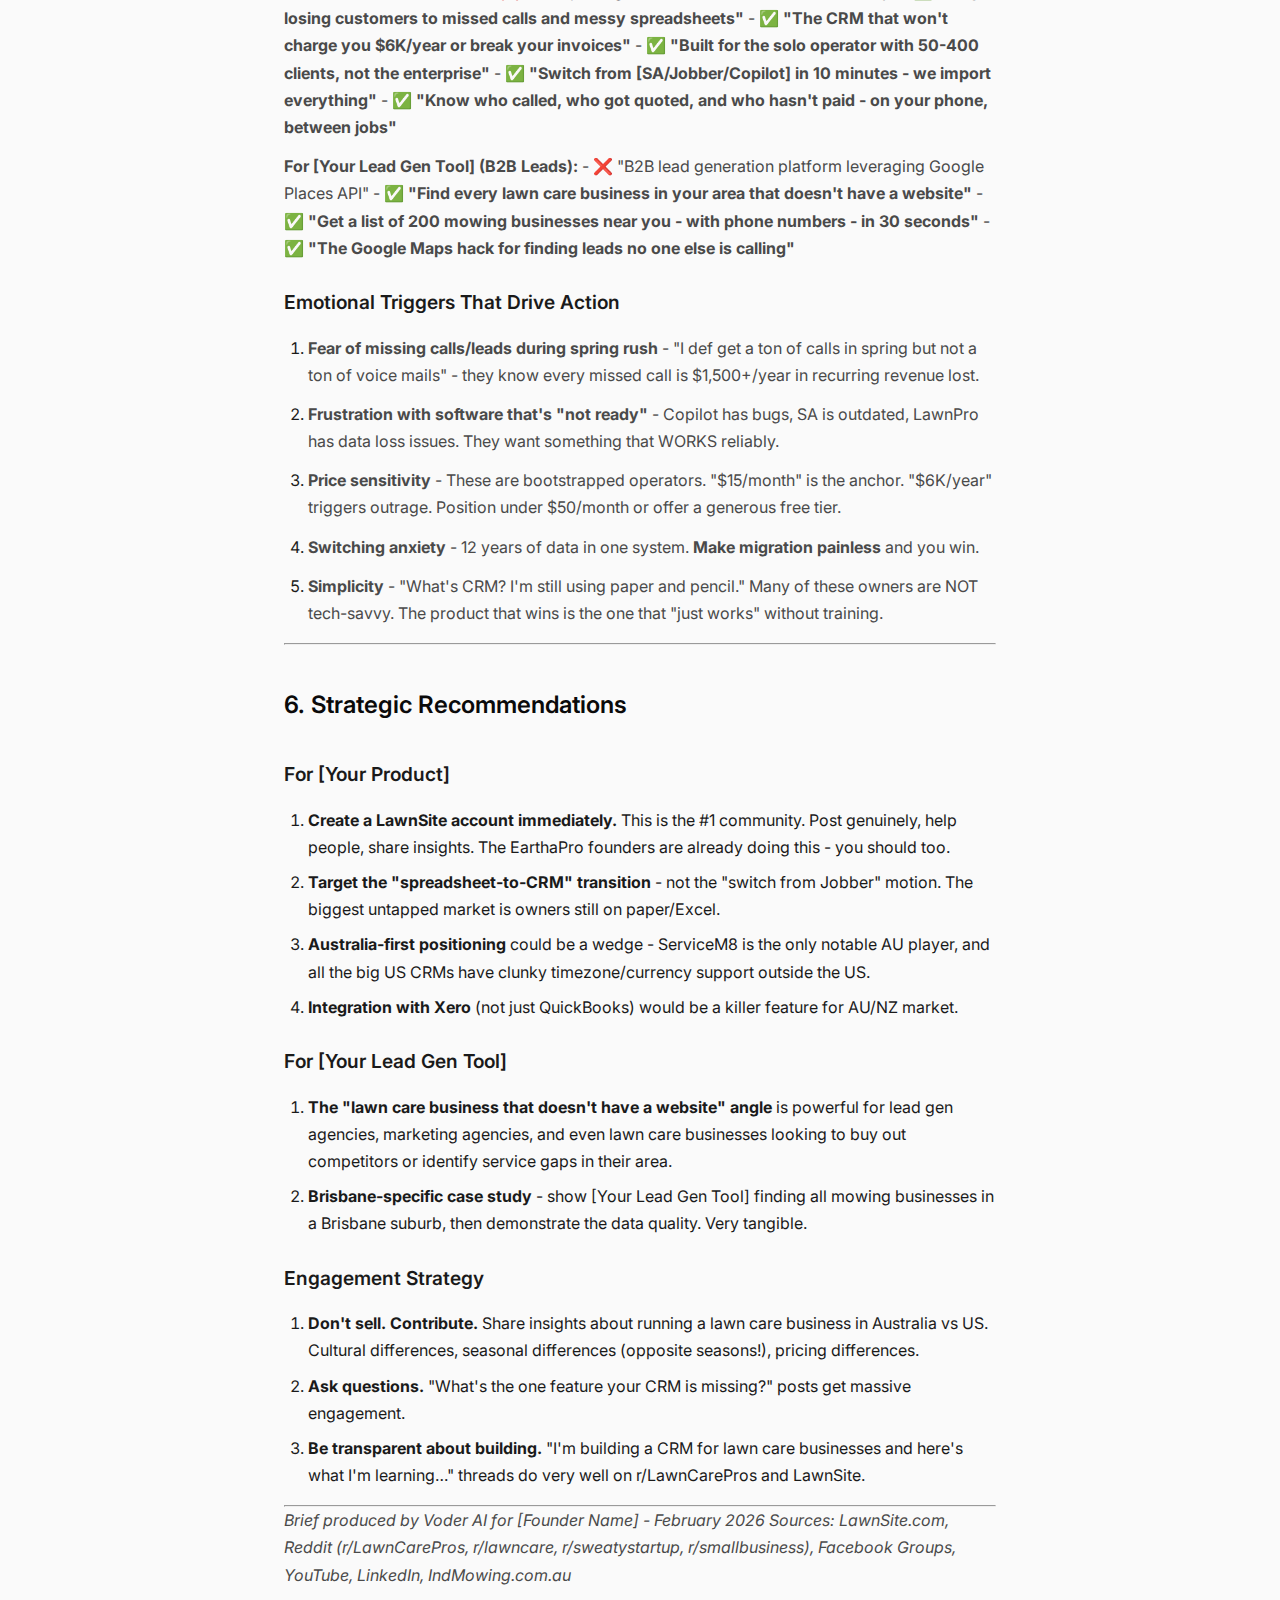
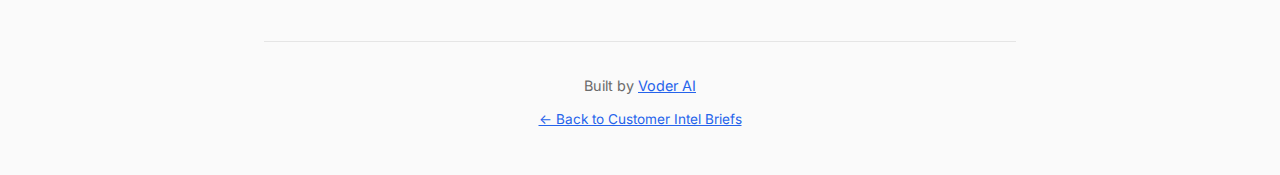
<file: sample-brief.html>
<!DOCTYPE html>
<html lang="en">
<head>
    <meta charset="UTF-8">
    <meta name="viewport" content="width=device-width, initial-scale=1.0">
    <title>Sample Brief: Lawn Care Software | Customer Intel Briefs</title>
    <meta name="description" content="Sample customer intelligence brief for lawn care software founders.">
    <link rel="stylesheet" href="style.css">
    <link rel="preconnect" href="https://fonts.googleapis.com">
    <link rel="preconnect" href="https://fonts.gstatic.com" crossorigin>
    <link href="https://fonts.googleapis.com/css2?family=Inter:wght@400;500;600;700&display=swap" rel="stylesheet">
    <style>
        .brief-content {
            max-width: 800px;
            margin: 0 auto;
            padding: 40px 20px;
            line-height: 1.7;
        }
        .brief-content h1 {
            font-size: 2rem;
            margin-bottom: 0.5rem;
        }
        .brief-content h2 {
            font-size: 1.5rem;
            margin-top: 2.5rem;
            padding-bottom: 0.5rem;
            border-bottom: 2px solid var(--primary);
        }
        .brief-content h3 {
            font-size: 1.2rem;
            margin-top: 1.5rem;
        }
        .brief-content table {
            width: 100%;
            border-collapse: collapse;
            margin: 1rem 0;
            font-size: 0.9rem;
        }
        .brief-content th, .brief-content td {
            padding: 10px 12px;
            border: 1px solid var(--border);
            text-align: left;
        }
        .brief-content th {
            background: var(--surface);
            font-weight: 600;
        }
        .brief-content blockquote {
            border-left: 4px solid var(--primary);
            margin: 1rem 0;
            padding: 0.5rem 1rem;
            background: var(--surface);
            font-style: italic;
        }
        .brief-content ul, .brief-content ol {
            margin: 1rem 0;
            padding-left: 1.5rem;
        }
        .brief-content li {
            margin: 0.5rem 0;
        }
        .brief-content a {
            color: var(--primary);
        }
        .back-link {
            display: inline-block;
            margin-bottom: 2rem;
            color: var(--text-secondary);
            text-decoration: none;
        }
        .back-link:hover {
            color: var(--primary);
        }
        .brief-meta {
            color: var(--text-secondary);
            margin-bottom: 2rem;
        }
    </style>
</head>
<body>
    <div class="container">
        <header>
            <a href="/" class="logo">📍 Customer Intel Briefs</a>
        </header>
        <main class="brief-content">
            <a href="/" class="back-link">← Back to homepage</a>
<h1 id="sample-customer-discovery-brief-lawn-care-software">Sample Customer Discovery Brief: Lawn Care Software</h1>
<p><strong>Industry:</strong> Lawn Care / Landscaping Services<br />
<strong>ICP:</strong> Small lawn care business owners (solo operators to 10 employees)<br />
<strong>Date:</strong> February 2026</p>
<hr />
<h2 id="market-overview">Market Overview</h2>
<p><strong>Market Size:</strong> The US lawn care services market is approximately <strong>$150 billion</strong> (IBISWorld 2025). There are an estimated <strong>500,000+ small lawn care operators</strong> in the US alone, with similar density in Australia, UK, and Canada.</p>
<p><strong>Target Segment:</strong> Solo operators and small teams (1-10 employees) doing $50K-$500K annual revenue. This segment is underserved by enterprise tools (too expensive) and overwhelmed by generic small business software (not industry-specific).</p>
<blockquote>
<p>⚠️ <strong>Research Methodology Note:</strong> This brief draws primarily from forum posts, Reddit threads, and online discussions. Satisfied customers rarely post publicly - these pain points represent <em>vocal complainers</em>, not necessarily the majority. Validate with direct customer interviews before making product decisions.</p>
</blockquote>
<hr />
<h2 id="where-lawn-care-business-owners-hang-out-online">1. Where Lawn Care Business Owners Hang Out Online</h2>
<h3 id="reddit-high-activity">Reddit (High Activity)</h3>
<table>
<colgroup>
<col style="width: 40%" />
<col style="width: 33%" />
<col style="width: 25%" />
</colgroup>
<thead>
<tr class="header">
<th>Subreddit</th>
<th>Members</th>
<th>Notes</th>
</tr>
</thead>
<tbody>
<tr class="odd">
<td><a href="https://www.reddit.com/r/LawnCarePros/">r/LawnCarePros</a></td>
<td>~15K</td>
<td><strong>Primary target.</strong> Business-focused. CRM/software discussions are frequent and welcomed. Active threads about Jobber vs SA vs Copilot.</td>
</tr>
<tr class="even">
<td><a href="https://www.reddit.com/r/lawncare/">r/lawncare</a></td>
<td>900K+</td>
<td>Mixed DIY/pro. Good for visibility but filter for business threads.</td>
</tr>
<tr class="odd">
<td><a href="https://www.reddit.com/r/sweatystartup/">r/sweatystartup</a></td>
<td>200K+</td>
<td>Service business founders. Lawn care is a top topic. Receptive to SaaS pitches if framed as founder-helping-founder.</td>
</tr>
<tr class="even">
<td><a href="https://www.reddit.com/r/landscaping/">r/landscaping</a></td>
<td>Large</td>
<td>More project-focused but CRM threads appear.</td>
</tr>
<tr class="odd">
<td><a href="https://www.reddit.com/r/smallbusiness/">r/smallbusiness</a></td>
<td>1.6M</td>
<td>General but lawn care threads get good engagement.</td>
</tr>
<tr class="even">
<td><a href="https://www.reddit.com/r/sharelawncarebusiness/">r/sharelawncarebusiness</a></td>
<td>New/growing</td>
<td>Explicitly for lawn care business owners - low competition.</td>
</tr>
</tbody>
</table>
<h3 id="forums">Forums</h3>
<table>
<colgroup>
<col style="width: 50%" />
<col style="width: 50%" />
</colgroup>
<thead>
<tr class="header">
<th>Forum</th>
<th>Notes</th>
</tr>
</thead>
<tbody>
<tr class="odd">
<td><strong><a href="https://www.lawnsite.com/">LawnSite.com</a></strong></td>
<td><strong>THE forum.</strong> ~20+ years of history, very active. Business Operations subforum is gold. CRM discussions, software complaints, pricing debates. This is where the serious operators are. Multiple threads per week.</td>
</tr>
<tr class="even">
<td><strong><a href="https://www.indmowing.com.au/forum/">IndMowing.com.au</a></strong></td>
<td><strong>Australian-specific.</strong> Independent Lawn Mowing Contractors of Australia. Smaller but highly relevant for Brisbane market. Has lawn care, business, and rounds-for-sale sections.</td>
</tr>
</tbody>
</table>
<h3 id="facebook-groups-massive-reach-harder-to-search">Facebook Groups (Massive reach, harder to search)</h3>
<table>
<colgroup>
<col style="width: 50%" />
<col style="width: 50%" />
</colgroup>
<thead>
<tr class="header">
<th>Group</th>
<th>Notes</th>
</tr>
</thead>
<tbody>
<tr class="odd">
<td><strong><a href="https://www.facebook.com/groups/landscapebusiness/">Lawn Care Business Owners (with Mike Andes)</a></strong></td>
<td>Run by the founder of Copilot CRM &amp; Augusta Lawn Care. Huge group. Good for market intel, risky for promoting a competitor CRM.</td>
</tr>
<tr class="even">
<td><strong><a href="https://www.facebook.com/groups/LawnCareandLandscapingBusiness/">Lawn Care &amp; Landscaping Business Group</a></strong></td>
<td>General business discussion.</td>
</tr>
<tr class="odd">
<td><strong><a href="https://www.facebook.com/groups/landscapingbusinessowners/">Landscaping Business Owners</a></strong></td>
<td>Active community.</td>
</tr>
<tr class="even">
<td><strong><a href="https://www.facebook.com/groups/411818449369417/">Lawn Mowing Contractors - Australia</a></strong></td>
<td><strong>Australian-specific.</strong> Key group for the founder's home market.</td>
</tr>
<tr class="odd">
<td><strong><a href="https://www.facebook.com/groups/1760072324243726/">Lawn Care Group Worldwide</a></strong></td>
<td>International reach.</td>
</tr>
</tbody>
</table>
<h3 id="youtube-channels-influencer-layer">YouTube Channels (Influencer layer)</h3>
<table>
<colgroup>
<col style="width: 36%" />
<col style="width: 64%" />
</colgroup>
<thead>
<tr class="header">
<th>Channel</th>
<th>Why It Matters</th>
</tr>
</thead>
<tbody>
<tr class="odd">
<td><strong><a href="https://www.youtube.com/@keith-kalfas">Keith Kalfas</a></strong></td>
<td>The biggest lawn care business influencer. "The Landscaping Employee Trap." Runs a podcast + courses. 90K+ subs. Covers quoting, pricing, growing a business.</td>
</tr>
<tr class="even">
<td><strong><a href="https://www.youtube.com/@MikeAndes">Mike Andes</a></strong></td>
<td>Founder of Augusta Lawn Care + Copilot CRM. 190+ franchise locations. Direct competitor but also the center of gravity for the community.</td>
</tr>
<tr class="odd">
<td><strong><a href="https://podcasts.apple.com/us/podcast/tonys-lawn-care-talk/id1526375818">Tony's Lawn Care Talk</a></strong></td>
<td>Podcast. Features lawn care SaaS founders (recently interviewed EarthaPro's Peter Quan). Good channel for you to pitch appearing on.</td>
</tr>
<tr class="even">
<td><strong><a href="https://www.youtube.com/@BriansLawnMaintenance">Brian's Lawn Maintenance</a></strong></td>
<td>Day-in-the-life content, business advice. Relatable solo operator content.</td>
</tr>
</tbody>
</table>
<h3 id="trade-associations">Trade Associations</h3>
<table>
<colgroup>
<col style="width: 65%" />
<col style="width: 35%" />
</colgroup>
<thead>
<tr class="header">
<th>Organization</th>
<th>Notes</th>
</tr>
</thead>
<tbody>
<tr class="odd">
<td><strong><a href="https://www.landscapeprofessionals.org/">NALP</a></strong> (National Association of Landscape Professionals)</td>
<td>US-based. Annual ELEVATE conference (Nov 2-5, 2025 in Phoenix).</td>
</tr>
<tr class="even">
<td><strong><a href="https://lmcawa.com.au/">LMCA WA</a></strong> (Lawn Mowing Contractors Association of WA)</td>
<td>Australian. Perth-based but relevant network.</td>
</tr>
<tr class="odd">
<td><strong><a href="https://adelaidelawnmowers.com.au/about-alma/">Adelaide Lawn Mowing Association</a></strong></td>
<td>Regional AU association.</td>
</tr>
<tr class="even">
<td><strong>Independent Lawn Mowing Contractors of Australia</strong></td>
<td>See IndMowing.com.au above. Brisbane-relevant.</td>
</tr>
</tbody>
</table>
<hr />
<h2 id="what-theyre-complaining-about-real-pain-points">2. What They're Complaining About (Real Pain Points)</h2>
<h3 id="pain-point-1-crm-software-is-either-too-expensive-or-too-buggy">🔥 Pain Point #1: CRM Software is Either Too Expensive or Too Buggy</h3>
<p><strong>The landscape (pun intended) is fractured and frustrating:</strong></p>
<blockquote>
<p><em>"The constant price increases and not fixing issues or adding relevant features is leaving a bad taste in my mouth. It's currently me and a part time tech and 350-400 clients."</em> - <a href="https://www.lawnsite.com/threads/crm-software.516973/">LawnSite thread on CRM software</a></p>
</blockquote>
<blockquote>
<p><em>"SA [Service Autopilot] from what I have seen helping people is a bit outdated. I think with the private equity buying it lost a lot of its drive."</em> - <a href="https://www.lawnsite.com/threads/what-crm-are-you-using.521743/">LawnSite, "What CRM are you using?" Apr 2025</a></p>
</blockquote>
<blockquote>
<p><em>"I used [Copilot CRM] for one month at the beginning of 2024 mowing season, but ran into some issues where customers were being charged more than what their invoice/receipt would say."</em> - <a href="https://www.lawnsite.com/threads/copilot-crm.520855/">LawnSite, "Copilot CRM???" Dec 2024</a></p>
</blockquote>
<blockquote>
<p><em>"LMN for example costs 6k+ a year not including a $1k one-time setup fee. Me and my team of software devs agree that that is an insane margin inflation."</em> - <a href="https://www.reddit.com/r/LawnCarePros/comments/1d0mlrh/what_do_you_dislike_about_your_current_lawncare/">r/LawnCarePros, EarthaPro founder</a></p>
</blockquote>
<blockquote>
<p><em>"The integrations for the big 3 is lackluster and overpriced for subpar automated work flows… if you can afford a premium subscription to the big 3 you can afford custom-built."</em> - <a href="https://www.lawnsite.com/threads/realgreen-vs-serviceautopilot.520503/">LawnSite, RealGreen vs SA thread</a></p>
</blockquote>
<p><strong>Key insight for [Your Product]:</strong> The market is ripe for disruption from below. Service Autopilot is powerful but buggy and unintuitive. Jobber is clean but limited on marketing/CRM. Copilot is new but has trust issues (billing bugs). Yardbook is free but slow servers and limited features. <strong>There is NO clear winner</strong> - owners are constantly asking "what should I use?" and getting 10 different answers.</p>
<h3 id="pain-point-2-getting-managing-leads">🔥 Pain Point #2: Getting &amp; Managing Leads</h3>
<blockquote>
<p><em>"I might have just been missing a huge amount of opportunities by never answering the phone. My google listing is solid and I def get a ton of calls in spring but not a ton of voice mails."</em> - <a href="https://www.lawnsite.com/threads/2025-season.521246/">LawnSite, "2025 Season" Feb 2025</a></p>
</blockquote>
<blockquote>
<p><em>"Having a live person answer the phone is the #1 thing people can do to build a business… Easiest thing business owners can do."</em> - Same thread, different commenter</p>
</blockquote>
<blockquote>
<p><em>"Getting customers. Pushing the mower is the easy part."</em> - <a href="https://www.reddit.com/r/sweatystartup/comments/11no9qf/whats_the_hardest_thing_about_starting_a_lawn/">r/sweatystartup, "What's the hardest thing about starting a lawn care business?"</a></p>
</blockquote>
<p><strong>Key insight for [Your Lead Gen Tool]:</strong> These owners know they need leads but their "marketing strategy" is word of mouth, Google Business Profile, and maybe door hangers. They're not sophisticated - they need leads handed to them, not a marketing platform. The Google Places angle is perfect because they already understand Google = customers calling.</p>
<h3 id="pain-point-3-quoting-scheduling-chaos">🔥 Pain Point #3: Quoting &amp; Scheduling Chaos</h3>
<blockquote>
<p><em>"It's starting to get busy and I have a hard time keeping up with and scheduling all of my quotes efficiently. Usually I will do one or two a day before or after work, then another 10 packed into a Saturday."</em> - <a href="https://www.lawnsite.com/threads/scheduling-quotes-efficiently.477410/">LawnSite, "Scheduling quotes efficiently"</a></p>
</blockquote>
<blockquote>
<p><em>"I struggled with not knowing about software I can use. I spent whole first season using an excel spreadsheet instead of free Yardbook."</em> - <a href="https://www.reddit.com/r/lawncare/comments/11no88p/whats_the_hardest_part_about_starting_a_lawn_care/">r/lawncare, "Hardest part about starting"</a></p>
</blockquote>
<blockquote>
<p><em>"Most of the guys on here use spreadsheets."</em> - <a href="https://www.lawnsite.com/threads/what-crm-are-you-using.521743/">LawnSite member, Apr 2025</a></p>
</blockquote>
<blockquote>
<p><em>"What's CRM? I'm still using paper and pencil, considering pen and pad but it seems out of my grasp for now."</em> - <a href="https://www.lawnsite.com/threads/what-crm-are-you-using.521743/">LawnSite, same thread</a> (tongue-in-cheek but revealing)</p>
</blockquote>
<h3 id="pain-point-4-difficultflaky-customers">🔥 Pain Point #4: Difficult/Flaky Customers</h3>
<blockquote>
<p><em>"Avoiding scheduled cuts, ie waiting for the grass to get super long then call you"</em> - <a href="https://www.lawnsite.com/threads/residential-lawn-maintenance-pricing-template.466167/">LawnSite, residential pricing thread</a></p>
</blockquote>
<blockquote>
<p><em>"The few [bi-weekly customers] I have are currently a pain because they get so tall every other week."</em> - <a href="https://www.lawnsite.com/threads/customers-who-want-to-reschedule.497515/">LawnSite, rescheduling thread</a></p>
</blockquote>
<blockquote>
<p><em>"I end up giving more business away then I keep now because I struggle finding guys that can handle the work and the heat."</em> - <a href="https://www.reddit.com/r/smallbusiness/comments/1fwwxzb/how_i_built_a_100000_lawn_care_business_in_3_years/">r/smallbusiness, "$100K lawn care business"</a></p>
</blockquote>
<h3 id="pain-point-5-switching-costs-data-lock-in">🔥 Pain Point #5: Switching Costs / Data Lock-in</h3>
<blockquote>
<p><em>"With CRMs it's risky to change once you have made a decision. I have 12 years with SA. Lots of work and data."</em> - <a href="https://www.lawnsite.com/threads/what-crm-are-you-using.521743/">LawnSite, Apr 2025</a></p>
</blockquote>
<blockquote>
<p><em>"Basically we were going to have to retrieve personal info (I think cc info but can't remember) from every customer to make it work which was not feasible."</em> - <a href="https://www.reddit.com/r/lawncare/comments/1okt746/lawn_care_crm/">r/lawncare, "Lawn Care CRM" Oct 2025</a></p>
</blockquote>
<p><strong>Key insight for [Your Product]:</strong> Easy import/migration from competitors = huge differentiator. If you can build a "switch from SA/Jobber/Copilot in 10 minutes" flow, that alone is worth marketing.</p>
<hr />
<h2 id="specific-active-threads-to-engage-with">3. Threads to Engage With</h2>
<p>⚠️ <strong>Freshness Warning:</strong> Online threads go stale quickly. Always verify a thread is still active before engaging — check the last reply date. The links below show the <em>types</em> of conversations to look for; search for current equivalents.</p>
<p>Look for thoughtful engagement opportunities (NOT sales pitches):</p>
<h3 id="lawnsite.com-most-important">LawnSite.com (Most Important)</h3>
<ol type="1">
<li><strong><a href="https://www.lawnsite.com/threads/what-crm-are-you-using.521743/">"What CRM are you using?"</a></strong>
<ul>
<li>People discussing SA, Copilot, Yardbook, spreadsheets. Perfect thread pattern to share experience or ask questions as a builder.</li>
</ul></li>
<li><strong><a href="https://www.lawnsite.com/threads/copilot-crm.520855/">"Copilot CRM???"</a></strong>
<ul>
<li>Complaints about billing bugs and high processing fees. Owners looking for alternatives.</li>
</ul></li>
<li><strong><a href="https://www.lawnsite.com/threads/scheduling-software-for-fertilizing.521115/">"Scheduling software for fertilizing"</a></strong>
<ul>
<li>Comparison discussion between Jobber, RealGreen, and custom solutions.</li>
</ul></li>
</ol>
<h3 id="reddit">Reddit</h3>
<ol start="4" type="1">
<li><strong><a href="https://www.reddit.com/r/LawnCarePros/comments/1j6ypky/yardbook_vs_jobber/">r/LawnCarePros: "Yardbook vs jobber"</a></strong>
<ul>
<li>Recent comparison thread. Users discussing RealGreen, scaling, routing features.</li>
</ul></li>
<li><strong><a href="https://www.reddit.com/r/LawnCarePros/comments/1ijfxi0/launched_mobile_app_for_lawn_care_businesses/">r/LawnCarePros: "Launched mobile app for lawn care businesses"</a></strong>
<ul>
<li>Competitor launch thread. Study positioning and questions asked.</li>
</ul></li>
<li><strong><a href="https://www.reddit.com/r/LawnCarePros/comments/1hwse0o/what_is_your_biggest_challenge_or_pain_point_in/">r/LawnCarePros: "What is your biggest challenge or pain point?"</a></strong>
<ul>
<li>Direct pain point thread. Engage with empathy, not sales.</li>
</ul></li>
</ol>
<h3 id="how-to-find-fresh-threads">How to Find Fresh Threads</h3>
<ul>
<li><strong>LawnSite:</strong> Browse "Lawn Care Business" subforum sorted by newest</li>
<li><strong>Reddit:</strong> Search r/LawnCarePros for "CRM", "software", "scheduling" sorted by new</li>
<li><strong>Pattern to look for:</strong> "What do you use for X?" or "Anyone have experience with Y?"</li>
</ul>
<hr />
<h2 id="people-to-connect-with">4. People to Connect With</h2>
<h3 id="courtney-krstich-peter-quan-earthapro-co-founders">1. <strong>Courtney Krstich &amp; Peter Quan - EarthaPro Co-founders</strong></h3>
<ul>
<li><a href="https://www.linkedin.com/in/courtney-krstich/">Courtney on LinkedIn</a></li>
<li>Peter Quan: peterquan@earthapro.com</li>
<li><strong>Why:</strong> They're building almost exactly what you might be building (simplified CRM for small lawn care businesses). They just launched a free tier and are actively posting on LawnSite and appearing on podcasts. They're NOT competitors - they're potential collaborators, comparison notes partners, or at minimum a benchmark. They've been in the industry 3+ years and attended trade shows.</li>
</ul>
<h3 id="bryan-clayton-ceo-co-founder-of-greenpal">2. <strong>Bryan Clayton - CEO &amp; Co-Founder of GreenPal</strong></h3>
<ul>
<li><a href="https://www.linkedin.com/in/bryan-clayton-a96b33214/">LinkedIn</a></li>
<li><span class="citation" data-cites="YourGreenPal">[Twitter: @YourGreenPal]</span>(https://twitter.com/YourGreenPal)</li>
<li><a href="https://www.yourgreenpal.com/">Website</a></li>
<li><strong>Why:</strong> Built "Uber for lawn care" to $20M+ revenue. Started as a lawn care operator. Very active on podcasts, LinkedIn, and in the startup ecosystem. He understands both sides - the lawn care business AND the tech business. Good for strategic advice and potentially featuring on his blog/content. He's a connector.</li>
</ul>
<h3 id="mike-andes-founder-of-copilot-crm-augusta-lawn-care">3. <strong>Mike Andes - Founder of Copilot CRM &amp; Augusta Lawn Care</strong></h3>
<ul>
<li><a href="https://www.linkedin.com/in/mikeandes/">LinkedIn</a></li>
<li><span class="citation" data-cites="MikeAndes">[YouTube: @MikeAndes]</span>(https://www.youtube.com/<span class="citation" data-cites="MikeAndes">@MikeAndes</span>)</li>
<li><a href="https://www.facebook.com/themikeandes/">Facebook</a> (90K+ followers)</li>
<li><strong>Why:</strong> Direct competitor (Copilot CRM) but also the most influential voice in the lawn care business community. Runs a 190+ location franchise. Has a massive Facebook group. Understanding his positioning, content strategy, and where Copilot falls short (billing bugs, not ready for bigger companies per LawnSite feedback) is essential competitive intelligence. Don't pitch to him - study him.</li>
</ul>
<h3 id="joel-northrup-founder-ceo-of-deep-lawn">4. <strong>Joel Northrup - Founder &amp; CEO of Deep Lawn</strong></h3>
<ul>
<li><a href="https://www.linkedin.com/in/joel-northrup-452b45100/">LinkedIn</a></li>
<li><a href="https://deeplawn.com/">Website</a></li>
<li><strong>Why:</strong> Built AI-powered lawn measurement SaaS. Deep Lawn integrates with CRMs (Service Autopilot, etc.). Potential integration partner for [Your Product] - instant quoting via satellite measurement is the #1 feature lawn care pros rave about. Joel is also well-connected in the SaaS-for-lawn-care space.</li>
</ul>
<h3 id="keith-kalfas-lawn-care-business-influencer">5. <strong>Keith Kalfas - Lawn Care Business Influencer</strong></h3>
<ul>
<li><a href="https://www.youtube.com/@keith-kalfas">YouTube</a> (90K+ subs)</li>
<li><a href="https://www.keithkalfas.com/">Website</a></li>
<li><a href="https://www.keithkalfas.com/podcasts">Podcast: The Untrapped Podcast</a></li>
<li><strong>Why:</strong> THE influencer for solo operators and small lawn care businesses getting to $100K. His audience IS the founder's target customer. Getting featured on his podcast or even having him try [Your Product] would be massive exposure. He frequently discusses quoting, pricing, and business systems.</li>
</ul>
<hr />
<h2 id="messaging-that-resonates">5. Messaging That Resonates</h2>
<h3 id="language-these-owners-actually-use">Language These Owners Actually Use</h3>
<p>Based on hundreds of forum posts and threads, here's the vocabulary:</p>
<table>
<thead>
<tr class="header">
<th>They Say</th>
<th>They DON'T Say</th>
</tr>
</thead>
<tbody>
<tr class="odd">
<td>"customers" or "clients"</td>
<td>"users" or "accounts"</td>
</tr>
<tr class="even">
<td>"mowing" or "cutting"</td>
<td>"lawn maintenance services"</td>
</tr>
<tr class="odd">
<td>"quotes" or "estimates"</td>
<td>"proposals"</td>
</tr>
<tr class="even">
<td>"schedule" or "route"</td>
<td>"workflow"</td>
</tr>
<tr class="odd">
<td>"getting leads" or "getting calls"</td>
<td>"lead generation pipeline"</td>
</tr>
<tr class="even">
<td>"the phone"</td>
<td>"inbound channels"</td>
</tr>
<tr class="odd">
<td>"pay per cut" vs "monthly"</td>
<td>"billing cadence"</td>
</tr>
<tr class="even">
<td>"spring rush"</td>
<td>"peak demand period"</td>
</tr>
<tr class="odd">
<td>"PITA customers"</td>
<td>"difficult client relationships"</td>
</tr>
<tr class="even">
<td>"door hangers" and "yard signs"</td>
<td>"marketing collateral"</td>
</tr>
<tr class="odd">
<td>"Google listing"</td>
<td>"Google Business Profile SEO"</td>
</tr>
<tr class="even">
<td>"spreadsheet" or "paper and pencil"</td>
<td>"legacy systems"</td>
</tr>
<tr class="odd">
<td>"switching" (CRMs)</td>
<td>"migration"</td>
</tr>
</tbody>
</table>
<h3 id="messaging-frameworks-that-would-land">Messaging Frameworks That Would Land</h3>
<p><strong>For [Your Product] (CRM):</strong> - ❌ "Enterprise-grade CRM for the lawn care industry" - ✅ <strong>"Stop losing customers to missed calls and messy spreadsheets"</strong> - ✅ <strong>"The CRM that won't charge you $6K/year or break your invoices"</strong> - ✅ <strong>"Built for the solo operator with 50-400 clients, not the enterprise"</strong> - ✅ <strong>"Switch from [SA/Jobber/Copilot] in 10 minutes - we import everything"</strong> - ✅ <strong>"Know who called, who got quoted, and who hasn't paid - on your phone, between jobs"</strong></p>
<p><strong>For [Your Lead Gen Tool] (B2B Leads):</strong> - ❌ "B2B lead generation platform leveraging Google Places API" - ✅ <strong>"Find every lawn care business in your area that doesn't have a website"</strong> - ✅ <strong>"Get a list of 200 mowing businesses near you - with phone numbers - in 30 seconds"</strong> - ✅ <strong>"The Google Maps hack for finding leads no one else is calling"</strong></p>
<h3 id="emotional-triggers-that-drive-action">Emotional Triggers That Drive Action</h3>
<ol type="1">
<li><p><strong>Fear of missing calls/leads during spring rush</strong> - "I def get a ton of calls in spring but not a ton of voice mails" - they know every missed call is $1,500+/year in recurring revenue lost.</p></li>
<li><p><strong>Frustration with software that's "not ready"</strong> - Copilot has bugs, SA is outdated, LawnPro has data loss issues. They want something that WORKS reliably.</p></li>
<li><p><strong>Price sensitivity</strong> - These are bootstrapped operators. "$15/month" is the anchor. "$6K/year" triggers outrage. Position under $50/month or offer a generous free tier.</p></li>
<li><p><strong>Switching anxiety</strong> - 12 years of data in one system. <strong>Make migration painless</strong> and you win.</p></li>
<li><p><strong>Simplicity</strong> - "What's CRM? I'm still using paper and pencil." Many of these owners are NOT tech-savvy. The product that wins is the one that "just works" without training.</p></li>
</ol>
<hr />
<h2 id="strategic-recommendations">6. Strategic Recommendations</h2>
<h3 id="for-your-product">For [Your Product]</h3>
<ol type="1">
<li><strong>Create a LawnSite account immediately.</strong> This is the #1 community. Post genuinely, help people, share insights. The EarthaPro founders are already doing this - you should too.</li>
<li><strong>Target the "spreadsheet-to-CRM" transition</strong> - not the "switch from Jobber" motion. The biggest untapped market is owners still on paper/Excel.</li>
<li><strong>Australia-first positioning</strong> could be a wedge - ServiceM8 is the only notable AU player, and all the big US CRMs have clunky timezone/currency support outside the US.</li>
<li><strong>Integration with Xero</strong> (not just QuickBooks) would be a killer feature for AU/NZ market.</li>
</ol>
<h3 id="for-your-lead-gen-tool">For [Your Lead Gen Tool]</h3>
<ol type="1">
<li><strong>The "lawn care business that doesn't have a website" angle</strong> is powerful for lead gen agencies, marketing agencies, and even lawn care businesses looking to buy out competitors or identify service gaps in their area.</li>
<li><strong>Brisbane-specific case study</strong> - show [Your Lead Gen Tool] finding all mowing businesses in a Brisbane suburb, then demonstrate the data quality. Very tangible.</li>
</ol>
<h3 id="engagement-strategy">Engagement Strategy</h3>
<ol type="1">
<li><strong>Don't sell. Contribute.</strong> Share insights about running a lawn care business in Australia vs US. Cultural differences, seasonal differences (opposite seasons!), pricing differences.</li>
<li><strong>Ask questions.</strong> "What's the one feature your CRM is missing?" posts get massive engagement.</li>
<li><strong>Be transparent about building.</strong> "I'm building a CRM for lawn care businesses and here's what I'm learning…" threads do very well on r/LawnCarePros and LawnSite.</li>
</ol>
<hr />
<p><em>Brief produced by Voder AI for [Founder Name] - February 2026</em> <em>Sources: LawnSite.com, Reddit (r/LawnCarePros, r/lawncare, r/sweatystartup, r/smallbusiness), Facebook Groups, YouTube, LinkedIn, IndMowing.com.au</em></p>
        </main>
        <footer>
            <p>Built by <a href="https://github.com/voder-ai">Voder AI</a></p>
            <p class="footer-note"><a href="/">← Back to Customer Intel Briefs</a></p>
        </footer>
    </div>
</body>
</html>
</file>
<file: style.css>
/* Reset and base styles */
* {
    margin: 0;
    padding: 0;
    box-sizing: border-box;
}

body {
    font-family: 'Inter', -apple-system, BlinkMacSystemFont, sans-serif;
    line-height: 1.6;
    color: #1a1a1a;
    background: #fafafa;
}

.container {
    max-width: 800px;
    margin: 0 auto;
    padding: 0 24px;
}

/* Header */
header {
    padding: 24px 0;
    border-bottom: 1px solid #e5e5e5;
}

.logo {
    font-size: 1.1rem;
    font-weight: 600;
    color: #1a1a1a;
}

/* Main content */
main {
    padding: 48px 0;
}

section {
    margin-bottom: 64px;
}

h1 {
    font-size: 2.5rem;
    font-weight: 700;
    line-height: 1.2;
    margin-bottom: 16px;
    color: #0a0a0a;
}

h1 em {
    font-style: normal;
    color: #2563eb;
}

h2 {
    font-size: 1.5rem;
    font-weight: 600;
    margin-bottom: 16px;
    color: #0a0a0a;
}

h3 {
    font-size: 1.1rem;
    font-weight: 600;
    margin-bottom: 8px;
}

p {
    color: #4a4a4a;
    margin-bottom: 12px;
}

.subtitle {
    font-size: 1.25rem;
    color: #6b6b6b;
    max-width: 600px;
}

/* Features grid */
.features {
    display: grid;
    grid-template-columns: repeat(2, 1fr);
    gap: 24px;
    margin-top: 24px;
}

@media (max-width: 600px) {
    .features {
        grid-template-columns: 1fr;
    }
}

.feature {
    background: white;
    padding: 24px;
    border-radius: 12px;
    border: 1px solid #e5e5e5;
}

.feature .icon {
    font-size: 1.5rem;
    display: block;
    margin-bottom: 12px;
}

.feature h3 {
    margin-bottom: 8px;
}

.feature p {
    font-size: 0.95rem;
    margin-bottom: 0;
}

/* Sample preview */
.sample-preview {
    background: white;
    border: 1px solid #e5e5e5;
    border-radius: 12px;
    padding: 24px;
    margin-top: 16px;
}

.sample-header {
    display: flex;
    justify-content: space-between;
    align-items: center;
    margin-bottom: 16px;
    padding-bottom: 12px;
    border-bottom: 1px solid #e5e5e5;
}

.sample-tag {
    background: #dbeafe;
    color: #1e40af;
    padding: 4px 12px;
    border-radius: 9999px;
    font-size: 0.8rem;
    font-weight: 500;
}

.sample-preview ul {
    list-style: none;
    margin-bottom: 16px;
}

.sample-preview li {
    padding: 8px 0;
    border-bottom: 1px solid #f0f0f0;
    font-size: 0.95rem;
    color: #4a4a4a;
}

.sample-preview li:last-child {
    border-bottom: none;
}

.sample-note {
    font-size: 0.9rem;
    color: #6b6b6b;
    font-style: italic;
    margin-bottom: 0;
}

/* Pricing */
.price-cards {
    display: grid;
    grid-template-columns: repeat(2, 1fr);
    gap: 24px;
    margin-top: 24px;
}

@media (max-width: 600px) {
    .price-cards {
        grid-template-columns: 1fr;
    }
}

.price-card {
    background: white;
    border: 1px solid #e5e5e5;
    border-radius: 12px;
    padding: 32px 24px;
    position: relative;
}

.price-card.featured {
    border: 2px solid #2563eb;
}

.popular-tag {
    position: absolute;
    top: -12px;
    left: 50%;
    transform: translateX(-50%);
    background: #2563eb;
    color: white;
    padding: 4px 16px;
    border-radius: 9999px;
    font-size: 0.8rem;
    font-weight: 500;
}

.price-header {
    text-align: center;
    margin-bottom: 24px;
}

.price-header h3 {
    font-size: 1.25rem;
    margin-bottom: 8px;
}

.price {
    font-size: 2.5rem;
    font-weight: 700;
    color: #0a0a0a;
}

.price span {
    font-size: 1rem;
    font-weight: 400;
    color: #6b6b6b;
}

.price-card ul {
    list-style: none;
    margin-bottom: 24px;
}

.price-card li {
    padding: 8px 0;
    color: #4a4a4a;
    font-size: 0.95rem;
}

.price-card li::before {
    content: "✓ ";
    color: #22c55e;
    font-weight: 600;
}

/* Buttons */
.btn {
    display: inline-block;
    width: 100%;
    padding: 14px 24px;
    border-radius: 8px;
    font-size: 1rem;
    font-weight: 500;
    text-align: center;
    text-decoration: none;
    cursor: pointer;
    transition: all 0.2s;
    border: none;
}

.btn-primary, a.btn-primary, a.btn-primary:visited {
    background: #1d4ed8;
    color: #ffffff !important;
    text-decoration: underline;  /* WCAG 1.4.1 link identification */
}

.btn-primary:hover {
    background: #1e40af;
}

.btn-secondary {
    background: white;
    color: #1d4ed8;
    border: 1px solid #1d4ed8;
    text-decoration: underline;
    text-underline-offset: 2px;
}

.btn-secondary:hover {
    background: #eff6ff;
    text-decoration: none;
}

/* Waitlist form */
.waitlist {
    background: white;
    border: 1px solid #e5e5e5;
    border-radius: 12px;
    padding: 32px;
    text-align: center;
}

.waitlist h2 {
    margin-bottom: 8px;
}

.waitlist > p {
    margin-bottom: 24px;
}

.waitlist-form {
    display: flex;
    flex-direction: column;
    gap: 12px;
    max-width: 400px;
    margin: 0 auto;
}

.waitlist-form input {
    padding: 14px 16px;
    border: 1px solid #e5e5e5;
    border-radius: 8px;
    font-size: 1rem;
    font-family: inherit;
}

.waitlist-form input:focus {
    outline: none;
    border-color: #2563eb;
}

.waitlist-form .btn {
    margin-top: 8px;
}

.form-note {
    font-size: 0.85rem;
    color: #6b6b6b;
    margin-top: 16px;
    margin-bottom: 0;
}

/* FAQ */
.faq-item {
    background: white;
    border: 1px solid #e5e5e5;
    border-radius: 12px;
    padding: 24px;
    margin-bottom: 12px;
}

.faq-item h3 {
    margin-bottom: 8px;
}

.faq-item p {
    margin-bottom: 0;
    font-size: 0.95rem;
}

/* Footer */
footer {
    padding: 32px 0;
    border-top: 1px solid #e5e5e5;
    text-align: center;
}

footer p {
    font-size: 0.9rem;
    color: #6b6b6b;
}

footer a {
    color: #2563eb;
    text-decoration: underline;  /* A11y: links must be distinguishable without color */
}

footer a:hover {
    text-decoration: underline;
    color: #1d4ed8;
}

/* A11y: Ensure all links in text blocks have underlines (WCAG 1.4.1) */
p a, 
.subtitle a,
.sample-note a,
.form-note a,
.faq-item a {
    text-decoration: underline;
}

.footer-note {
    margin-top: 8px;
    font-size: 0.85rem;
}

/* Responsive */
@media (max-width: 600px) {
    h1 {
        font-size: 1.75rem;
    }
    
    .subtitle {
        font-size: 1.1rem;
    }
    
    section {
        margin-bottom: 48px;
    }
}

/* How it works */
.how-it-works {
    padding: 48px 0;
}

.steps {
    display: grid;
    grid-template-columns: repeat(3, 1fr);
    gap: 24px;
    margin-top: 24px;
}

.step {
    text-align: center;
    padding: 24px;
}

.step-number {
    display: inline-flex;
    align-items: center;
    justify-content: center;
    width: 48px;
    height: 48px;
    background: #4f46e5;
    color: white;
    border-radius: 50%;
    font-size: 1.25rem;
    font-weight: 600;
    margin-bottom: 16px;
}

.step h3 {
    font-size: 1.1rem;
    margin-bottom: 8px;
}

.step p {
    color: #666;
    font-size: 0.95rem;
}

@media (max-width: 640px) {
    .steps {
        grid-template-columns: 1fr;
    }
}
</file>
